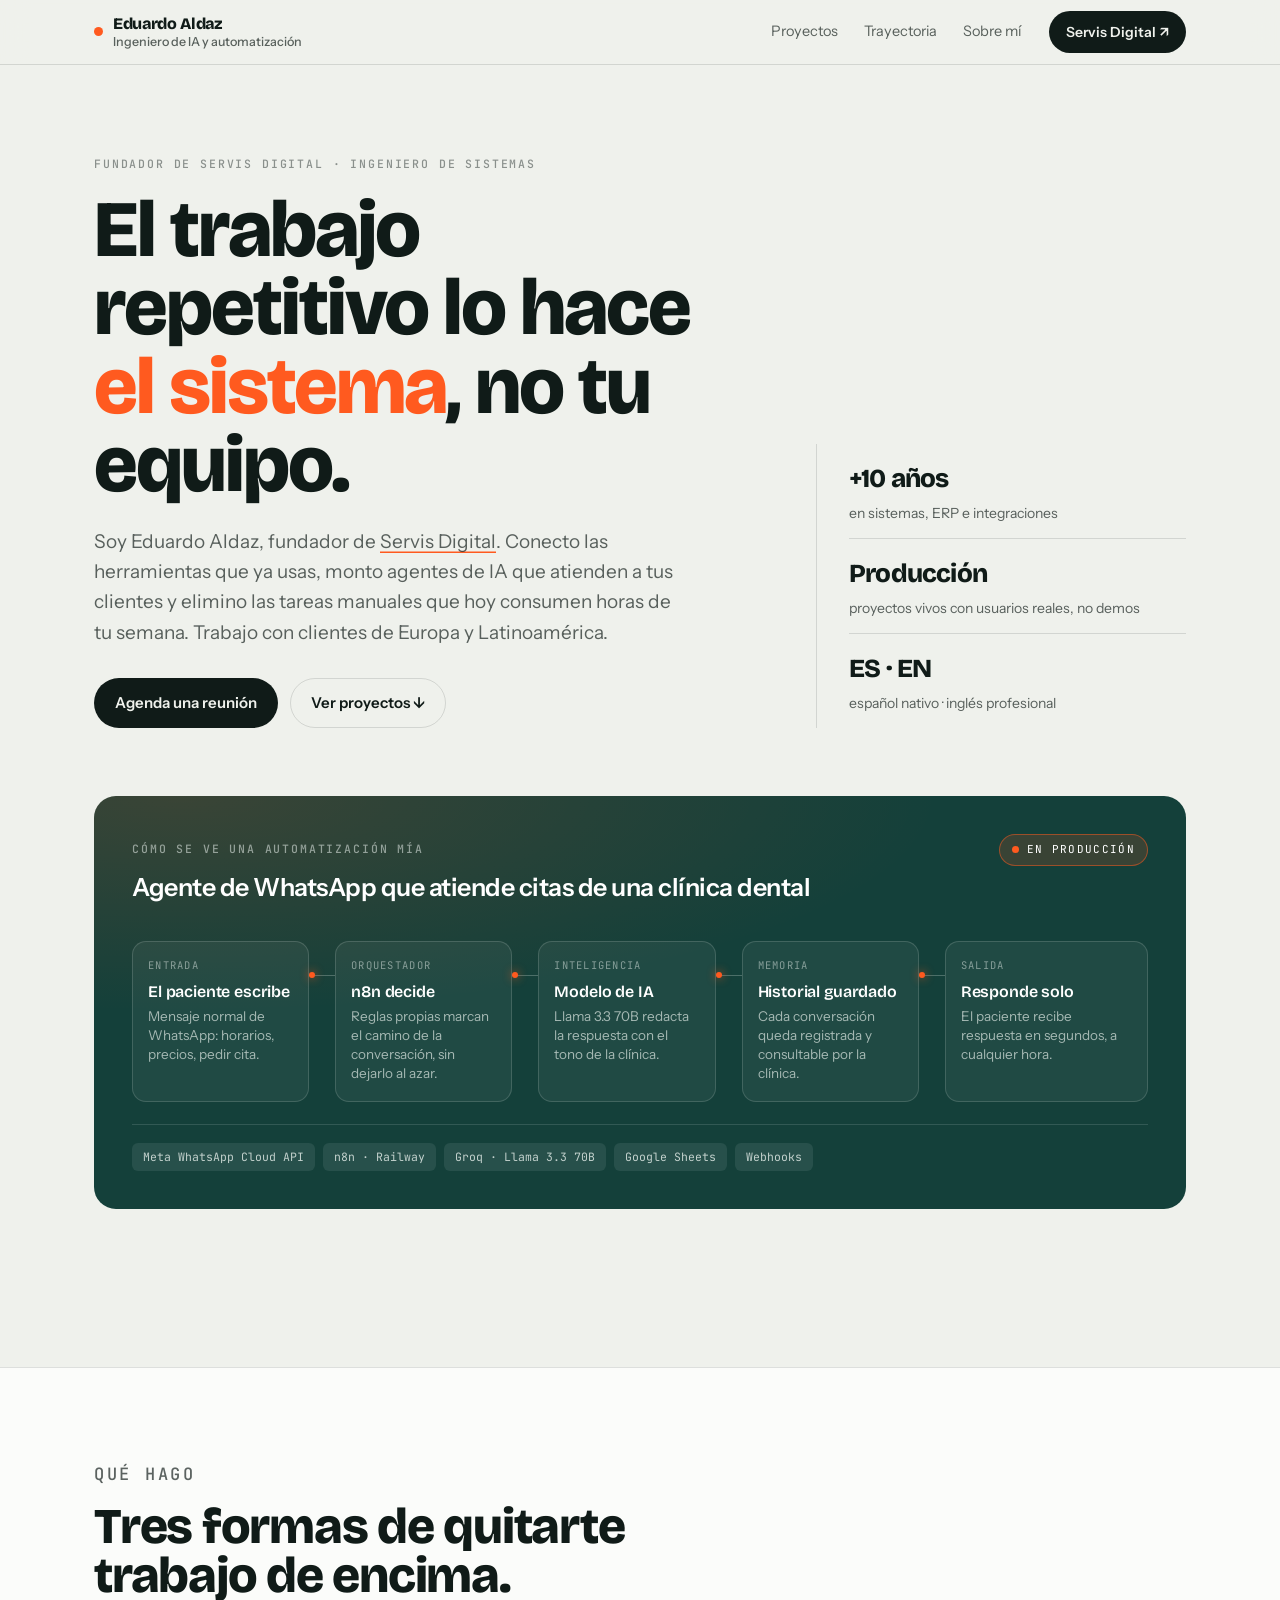
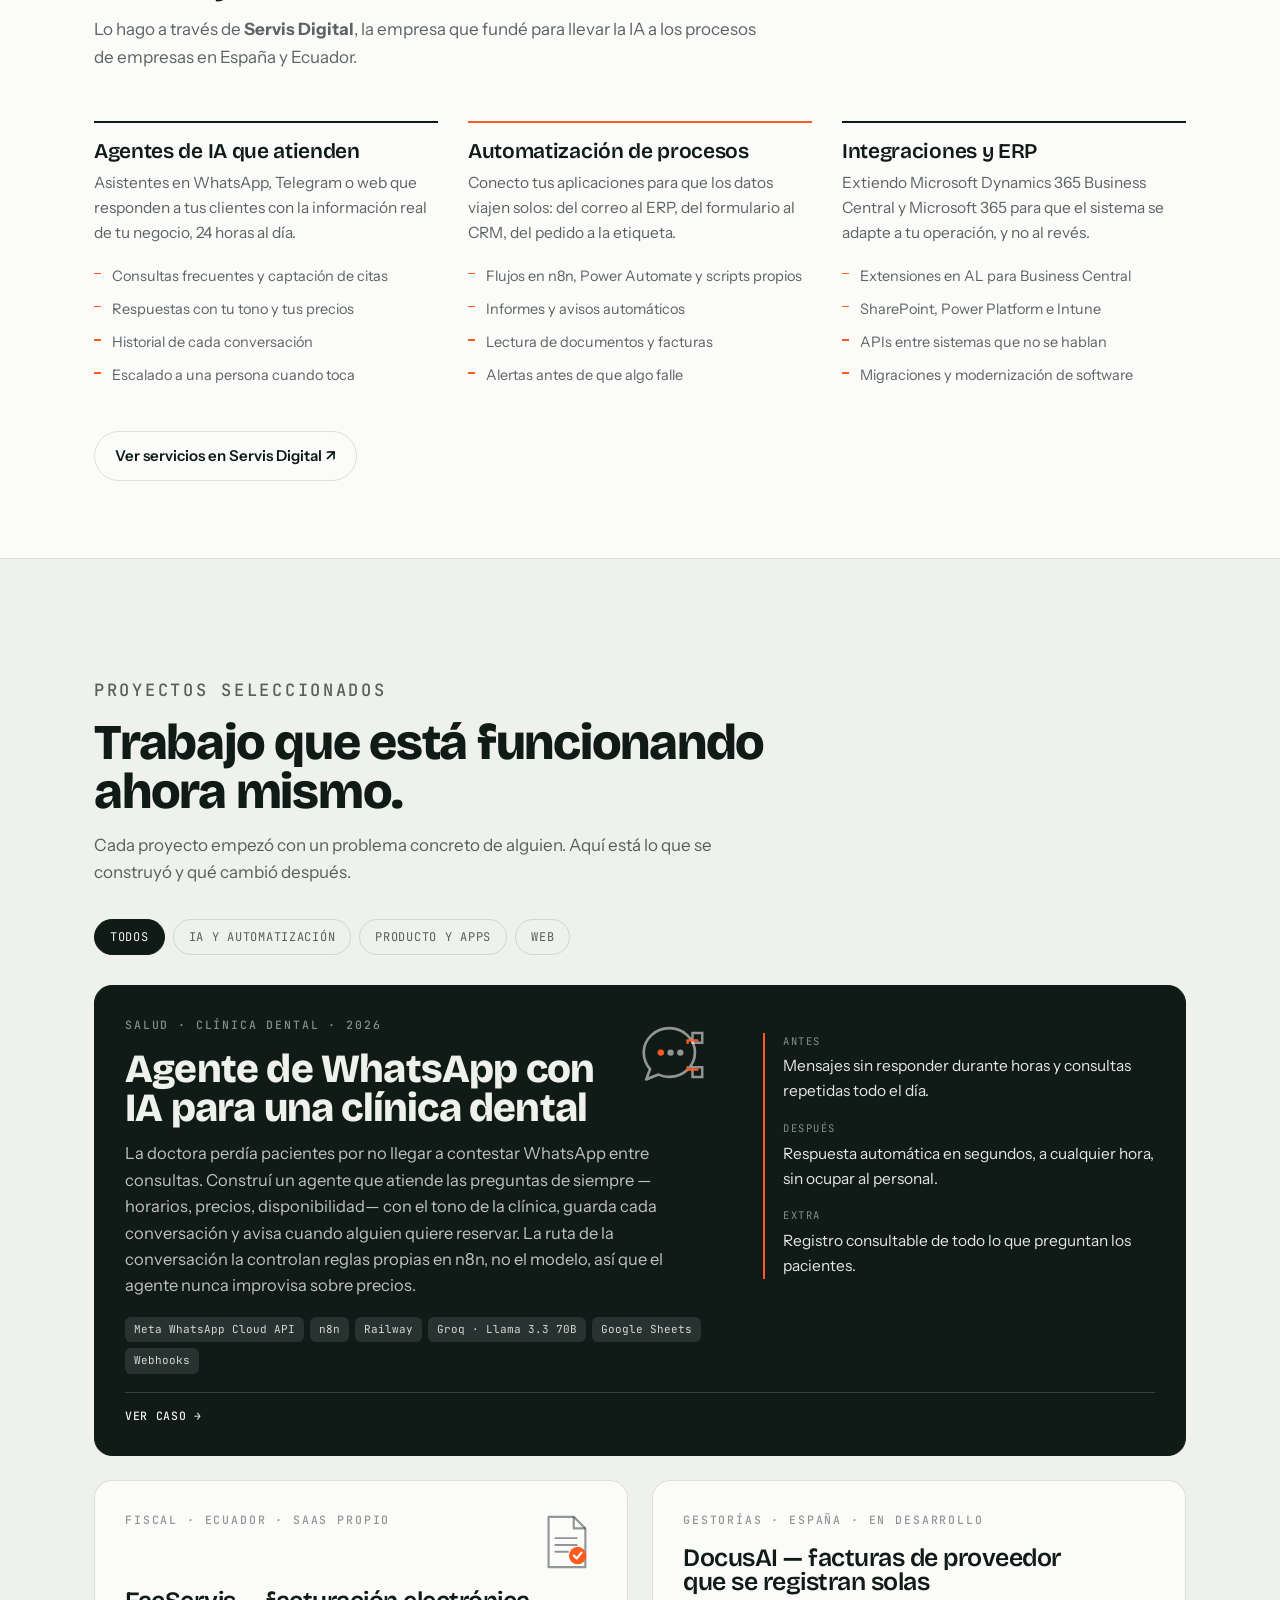
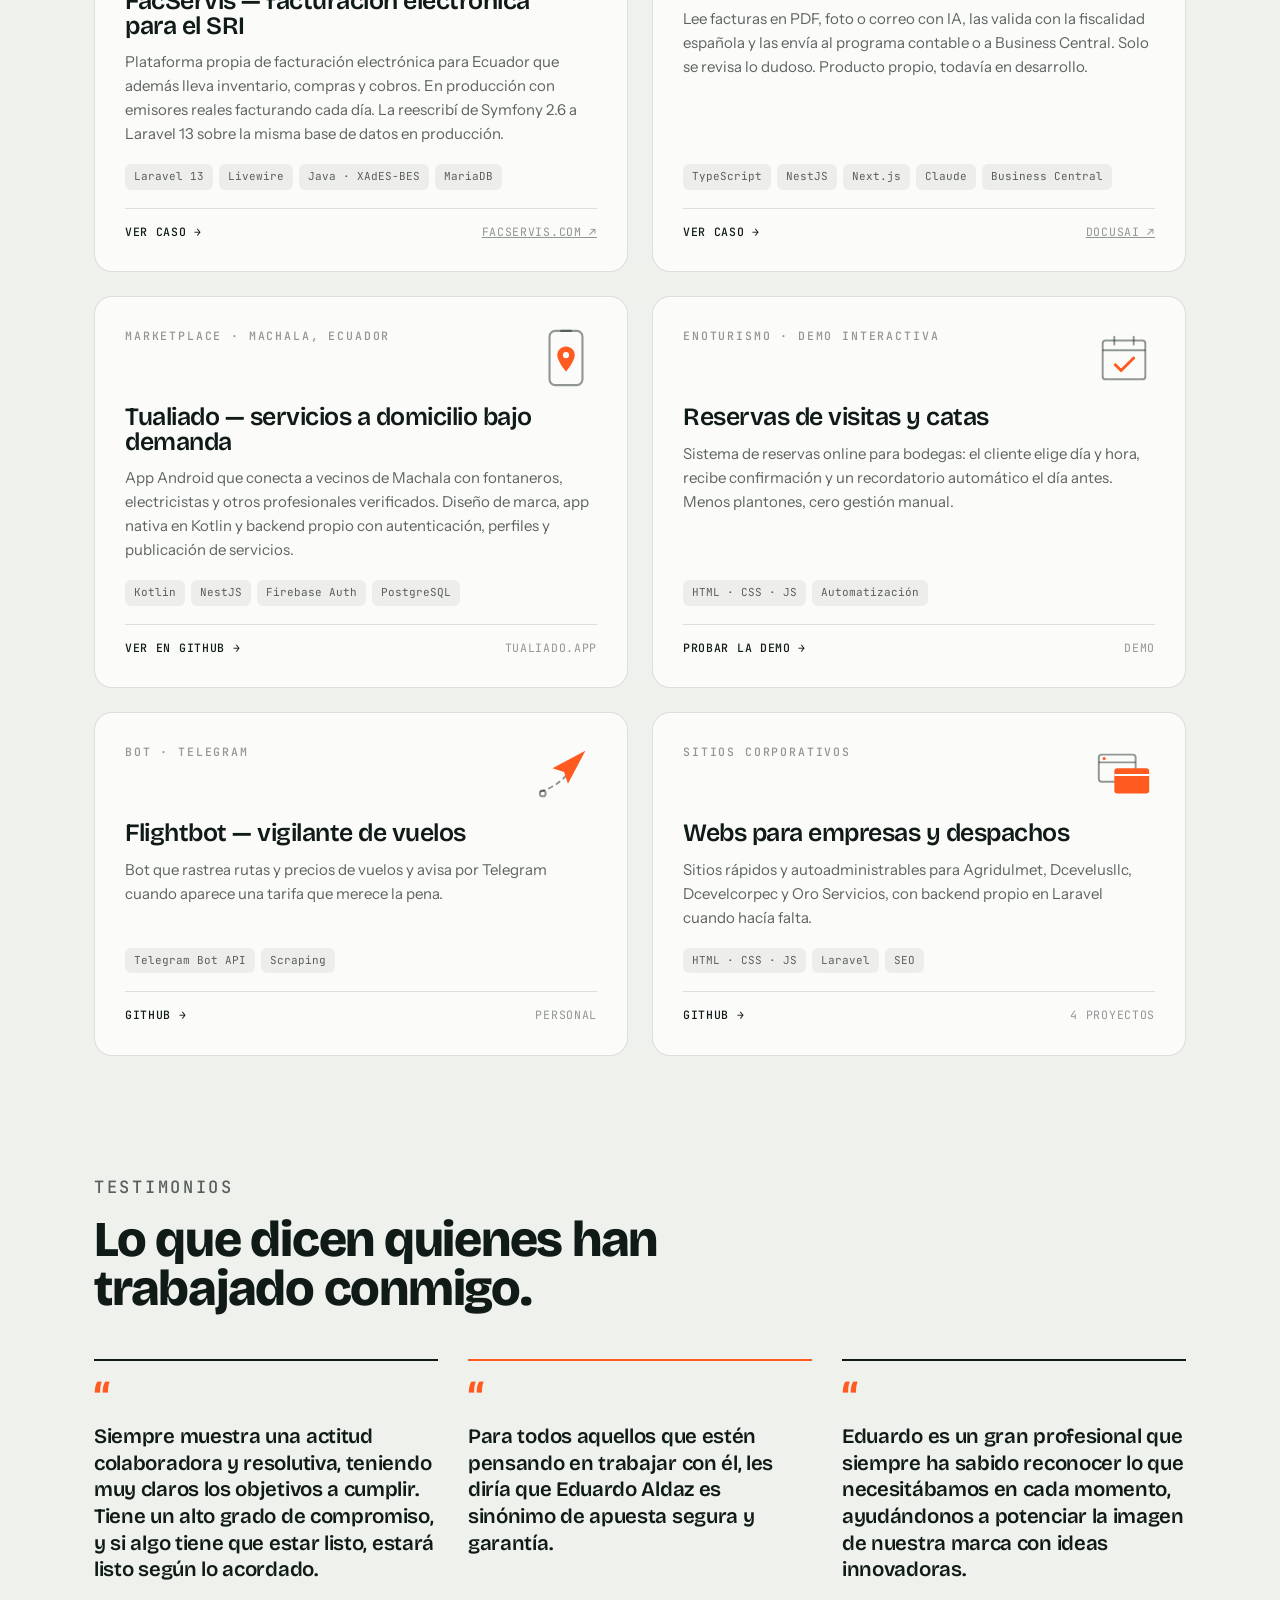
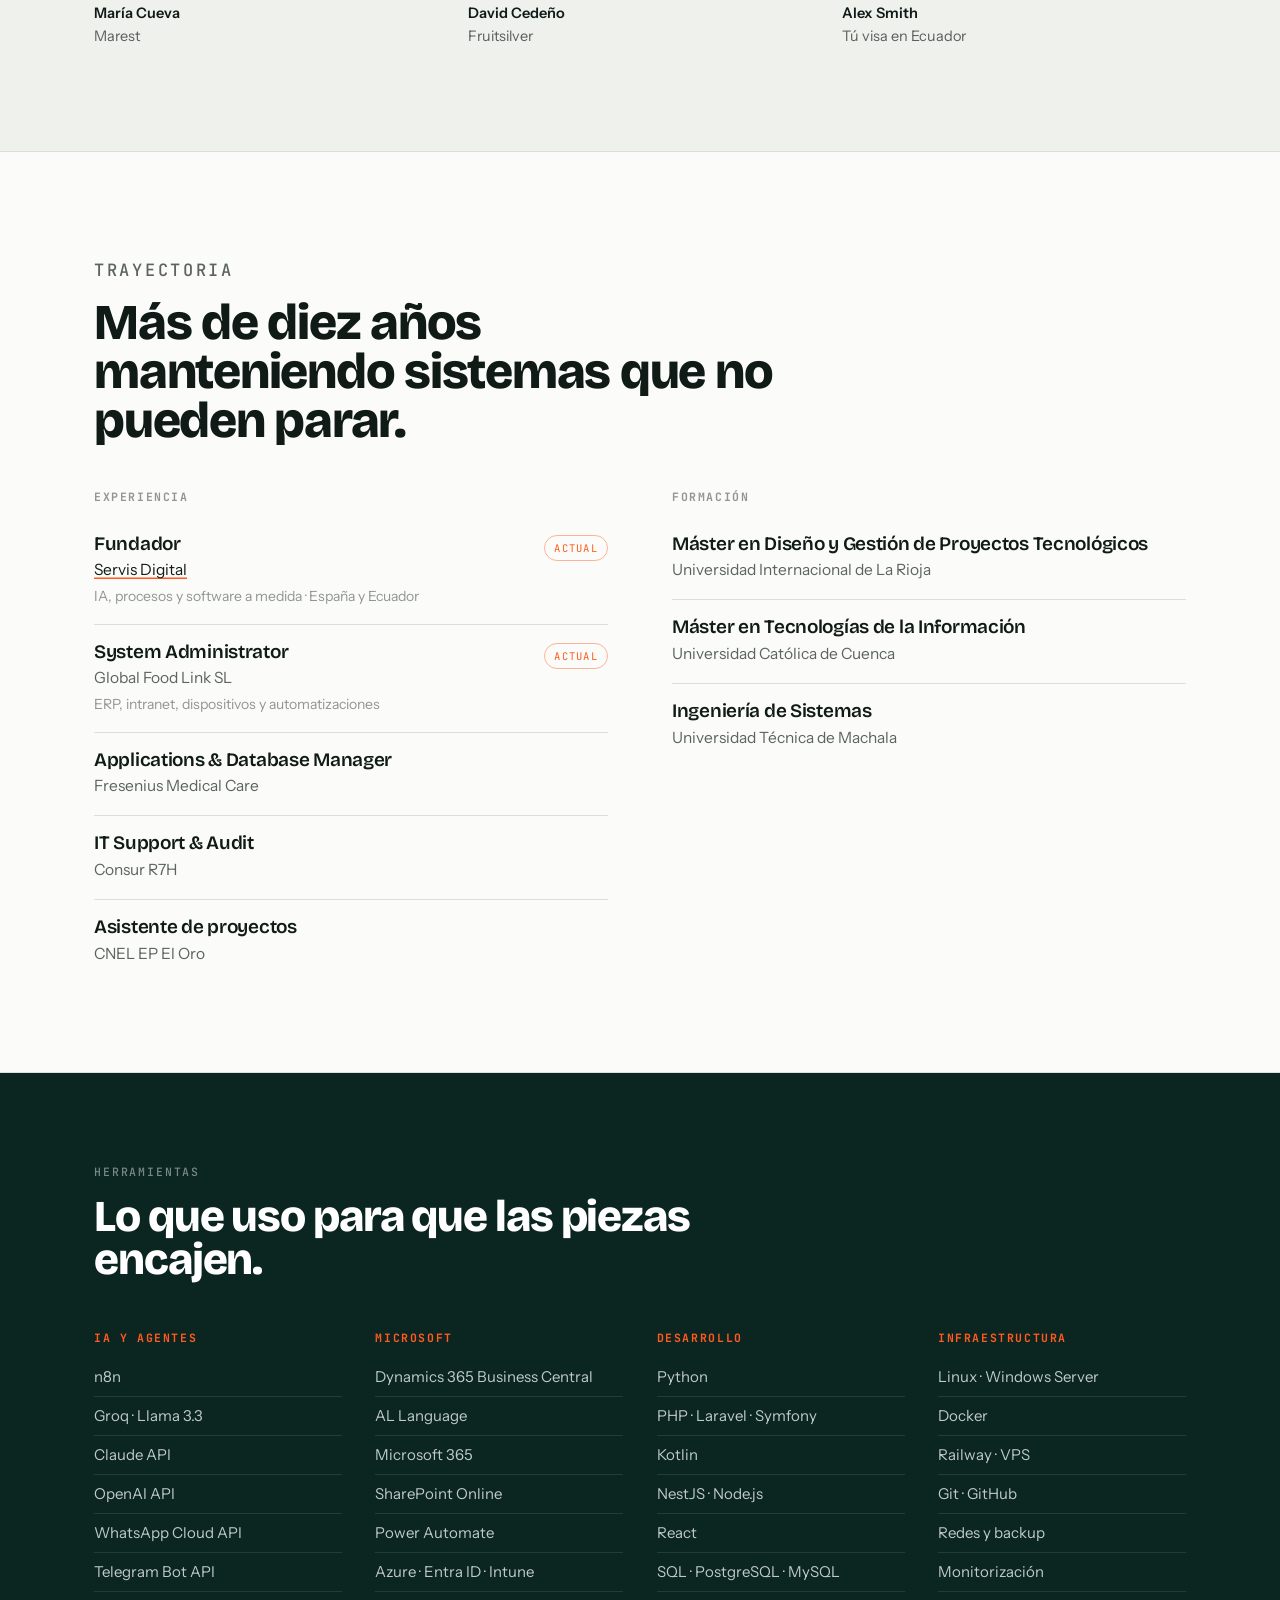
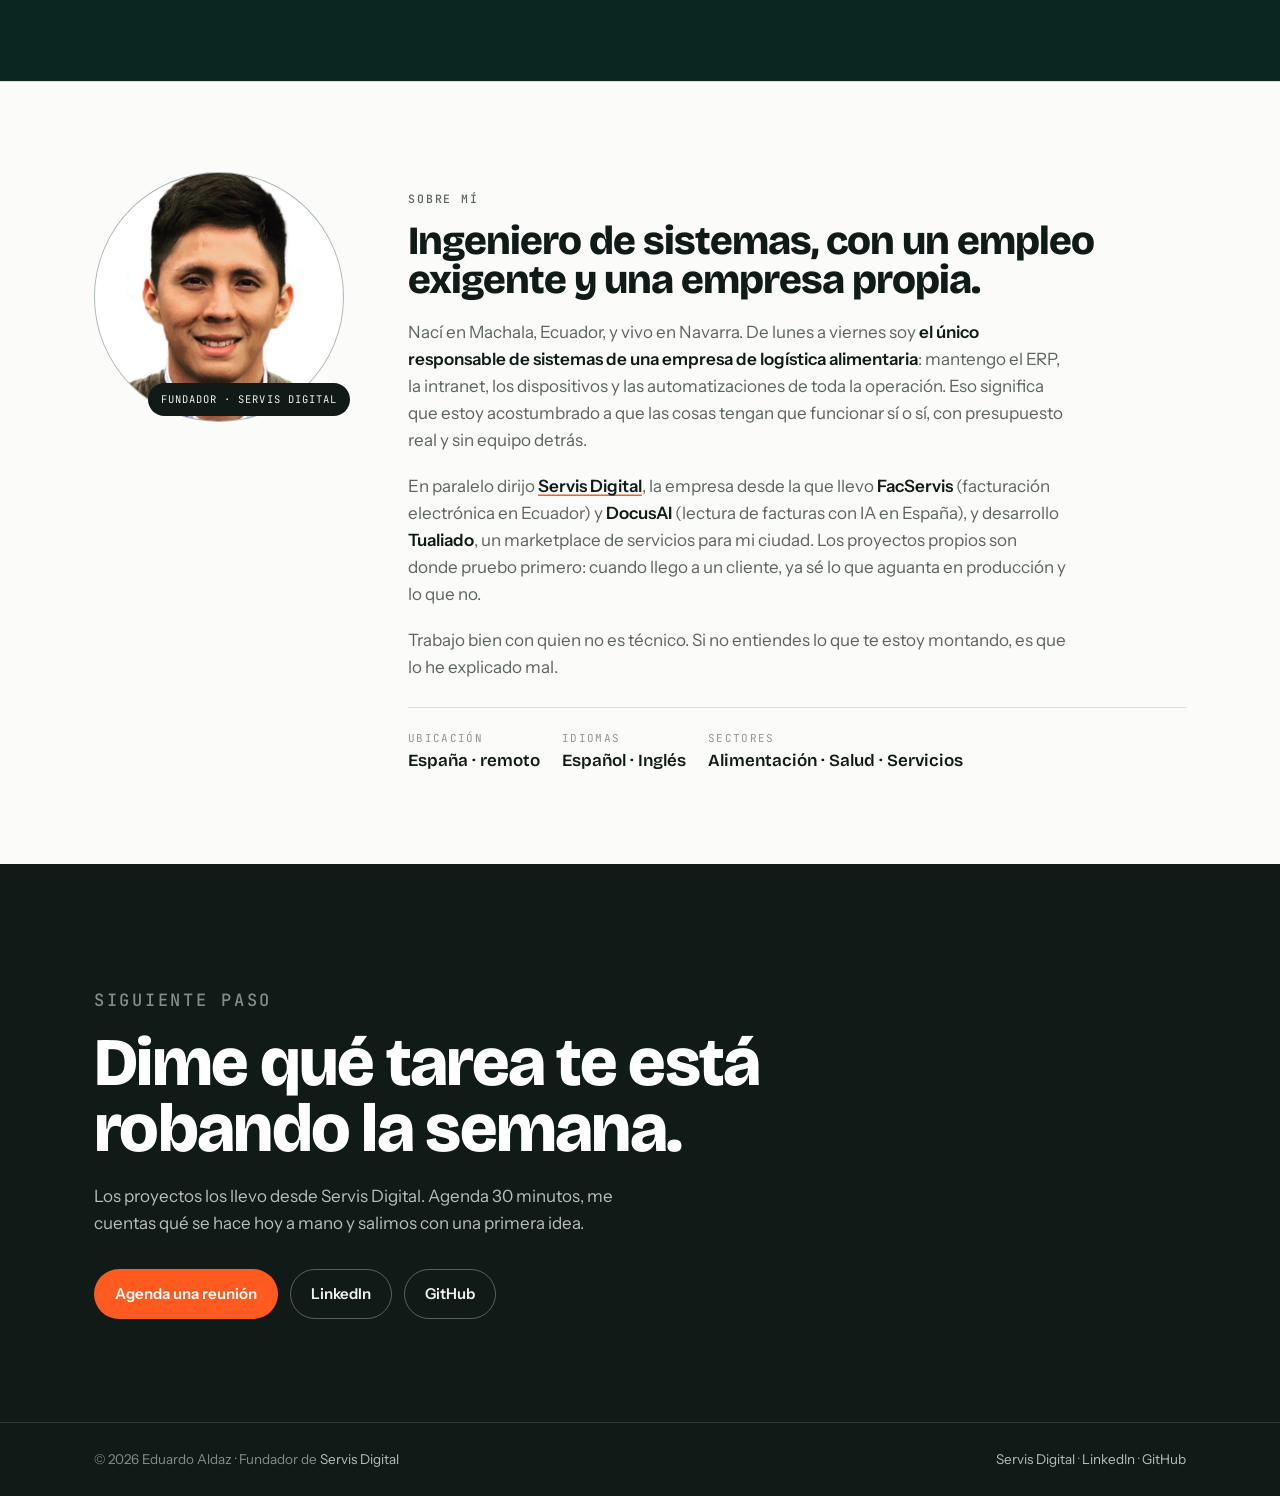
<file: index.html>
<!DOCTYPE html>
<html lang="es">
<head>
<meta charset="utf-8">
<meta name="viewport" content="width=device-width, initial-scale=1">
<title>Eduardo Aldaz — Ingeniero de IA y automatización</title>
<link rel="icon" href="favicon.svg" type="image/svg+xml">
<link rel="icon" href="favicon.ico" sizes="32x32">
<link rel="apple-touch-icon" href="apple-touch-icon.png">
<meta name="theme-color" content="#101B18">
<meta name="description" content="Diseño sistemas que hacen solos el trabajo repetitivo: agentes de IA, integraciones con ERP y automatización de procesos para empresas en Europa y Latinoamérica.">
<meta property="og:title" content="Eduardo Aldaz — Ingeniero de IA y automatización">
<meta property="og:url" content="https://eduardoaldaz.servisdigital.com/">
<link rel="canonical" href="https://eduardoaldaz.servisdigital.com/">
<meta property="og:description" content="Agentes de IA, integraciones con ERP y automatización de procesos. Fundador de Servis Digital. Proyectos en producción en salud, facturación electrónica y servicios.">
<meta property="og:type" content="website">
<meta property="og:image" content="https://eduardoaldaz.servisdigital.com/img/og-portfolio.png">
<meta property="og:image:width" content="1200">
<meta property="og:image:height" content="627">
<meta property="og:image:alt" content="Eduardo Aldaz — portfolio: FacServis, WhatsApp AI agent, DocusAI">
<meta name="twitter:card" content="summary_large_image">
<link rel="preconnect" href="https://fonts.googleapis.com">
<link rel="preconnect" href="https://fonts.gstatic.com" crossorigin>
<link href="https://fonts.googleapis.com/css2?family=Bricolage+Grotesque:opsz,wght@12..96,400;12..96,600;12..96,800&family=Instrument+Sans:ital,wght@0,400;0,500;0,600;1,400&family=JetBrains+Mono:wght@400;500;700&display=swap" rel="stylesheet">
<style>
:root{
  --bone:#EFF1EC;
  --pale:#FBFCFA;
  --ink:#101B18;
  --ink-70:rgba(16,27,24,.68);
  --ink-45:rgba(16,27,24,.45);
  --spruce:#14403A;
  --spruce-deep:#0B2521;
  --mist:#C3D0C8;
  --line:rgba(16,27,24,.13);
  --signal:#FF5A1F;
  --signal-soft:#FFE6DA;
  --display:"Bricolage Grotesque",system-ui,sans-serif;
  --body:"Instrument Sans",system-ui,sans-serif;
  --mono:"JetBrains Mono",ui-monospace,monospace;
  --pad:clamp(20px,5vw,72px);
  --maxw:1220px;
}
*{box-sizing:border-box}
html{scroll-behavior:smooth}
body{
  margin:0;background:var(--bone);color:var(--ink);
  font-family:var(--body);font-size:17px;line-height:1.6;
  -webkit-font-smoothing:antialiased;
}
img{max-width:100%;display:block}
a{color:inherit}
h1,h2,h3,h4{font-family:var(--display);font-weight:800;letter-spacing:-.025em;line-height:.98;margin:0}
p{margin:0}
.wrap{max-width:var(--maxw);margin:0 auto;padding-inline:var(--pad)}
.eyebrow{
  font-family:var(--mono);font-size:11.5px;font-weight:500;
  letter-spacing:.16em;text-transform:uppercase;color:var(--ink-45);
}
.skip{position:absolute;left:-9999px}
.skip:focus{left:12px;top:12px;z-index:99;background:var(--ink);color:var(--bone);padding:10px 16px;border-radius:6px}
:focus-visible{outline:2.5px solid var(--signal);outline-offset:3px;border-radius:3px}

/* ---------- nav ---------- */
.nav{
  position:sticky;top:0;z-index:50;background:rgba(239,241,236,.86);
  backdrop-filter:blur(14px);border-bottom:1px solid var(--line);
}
.nav-in{display:flex;align-items:center;gap:28px;height:64px;max-width:var(--maxw);margin:0 auto;padding-inline:var(--pad)}
.mark{display:flex;align-items:center;gap:10px;text-decoration:none;font-family:var(--display);font-weight:800;font-size:16px;letter-spacing:-.02em;margin-right:auto}
.menu-btn{display:none;order:3;align-items:center;justify-content:center;width:42px;height:42px;margin-right:-8px;border:0;background:none;color:var(--ink);cursor:pointer;border-radius:999px}
.menu-btn svg path{fill:none;stroke:currentColor;stroke-width:2;stroke-linecap:round}
.menu-btn .i-close,.nav.open .menu-btn .i-open{display:none}
.nav.open .menu-btn .i-close{display:inline}
.nav-links a.only-menu{display:none}
.mark span.dot{width:9px;height:9px;border-radius:50%;background:var(--signal);flex:none}
.mark .who{display:flex;flex-direction:column;line-height:1.15}
.mark .role{font-family:var(--body);font-weight:500;font-size:12.5px;letter-spacing:0;color:var(--ink-70);margin-top:2px}
.nav-links{display:flex;gap:26px}
.nav-links a{font-size:14.5px;text-decoration:none;color:var(--ink-70);padding-block:4px}
.nav-links a:hover{color:var(--ink);box-shadow:inset 0 -1.5px 0 var(--signal)}
.btn{
  display:inline-flex;align-items:center;gap:9px;text-decoration:none;
  font-family:var(--body);font-weight:600;font-size:15px;
  padding:12px 20px;border-radius:999px;border:1.5px solid transparent;
  transition:transform .18s ease,background .18s ease,color .18s ease;
}
.btn-primary{background:var(--ink);color:var(--bone)}
.btn-primary:hover{background:var(--signal);color:#fff;transform:translateY(-2px)}
.btn-ghost{border-color:var(--line);color:var(--ink)}
.btn-ghost:hover{border-color:var(--ink);transform:translateY(-2px)}
.btn-sm{padding:9px 16px;font-size:14px}
.nav .btn{flex:none}

/* ---------- hero ---------- */
.hero{padding-top:clamp(48px,7vw,92px);padding-bottom:clamp(36px,5vw,56px)}
.hero-grid{display:grid;grid-template-columns:minmax(0,1.28fr) minmax(0,.72fr);gap:clamp(28px,5vw,64px);align-items:end}
h1{font-size:clamp(40px,6.4vw,80px);margin:18px 0 0;max-width:15ch}
h1 em{font-style:normal;color:var(--signal)}
.hero-sub{font-size:clamp(16.5px,1.5vw,19px);color:var(--ink-70);max-width:46ch;margin-top:22px}
.hero-cta{display:flex;flex-wrap:wrap;gap:12px;margin-top:30px}
.hero-side{border-left:1px solid var(--line);padding-left:clamp(18px,2.5vw,32px)}
.fact{padding:14px 0;border-bottom:1px solid var(--line)}
.fact:last-child{border-bottom:0}
.fact b{display:block;font-family:var(--display);font-size:26px;font-weight:800;letter-spacing:-.03em}
.fact span{font-size:14px;color:var(--ink-70);display:block;margin-top:2px}

/* ---------- signature: flow ---------- */
.flow-shell{
  margin-top:clamp(40px,6vw,68px);background:var(--spruce);color:#EAF1ED;
  border-radius:22px;padding:clamp(22px,3.4vw,38px);position:relative;overflow:hidden;
}
.flow-shell::before{
  content:"";position:absolute;inset:0;pointer-events:none;
  background:radial-gradient(120% 90% at 8% 0%,rgba(255,90,31,.16),transparent 58%);
}
.flow-head{display:flex;flex-wrap:wrap;gap:12px;align-items:baseline;justify-content:space-between;position:relative}
.flow-head .eyebrow{color:rgba(234,241,237,.55)}
.flow-title{font-size:clamp(19px,2.2vw,25px);color:#fff;margin-top:8px;letter-spacing:-.02em;font-weight:600}
.live{
  font-family:var(--mono);font-size:11px;letter-spacing:.12em;text-transform:uppercase;
  display:inline-flex;align-items:center;gap:8px;color:#fff;
  background:rgba(255,90,31,.16);border:1px solid rgba(255,90,31,.5);
  padding:6px 12px;border-radius:999px;flex:none;
}
.live i{width:7px;height:7px;border-radius:50%;background:var(--signal);animation:beat 1.9s ease-in-out infinite}
@keyframes beat{0%,100%{opacity:1;transform:scale(1)}50%{opacity:.35;transform:scale(.7)}}

.flow{display:grid;grid-template-columns:repeat(5,1fr);gap:0;margin-top:clamp(24px,3vw,34px);position:relative}
.step{position:relative;padding-right:26px}
.step:last-child{padding-right:0}
.node{
  background:rgba(255,255,255,.055);border:1px solid rgba(234,241,237,.16);
  border-radius:14px;padding:15px 15px 17px;height:100%;
  animation:wake 6.5s ease-in-out infinite;
}
.step:nth-child(1) .node{animation-delay:0s}
.step:nth-child(2) .node{animation-delay:.6s}
.step:nth-child(3) .node{animation-delay:1.2s}
.step:nth-child(4) .node{animation-delay:1.8s}
.step:nth-child(5) .node{animation-delay:2.4s}
@keyframes wake{
  0%,26%,100%{border-color:rgba(234,241,237,.16);background:rgba(255,255,255,.055)}
  8%,18%{border-color:rgba(255,90,31,.75);background:rgba(255,90,31,.1)}
}
.node .k{font-family:var(--mono);font-size:10.5px;letter-spacing:.12em;color:rgba(234,241,237,.5);text-transform:uppercase}
.node .t{font-family:var(--display);font-weight:600;font-size:16px;color:#fff;margin-top:9px;letter-spacing:-.01em;line-height:1.15}
.node .d{font-size:13.5px;color:rgba(234,241,237,.66);margin-top:6px;line-height:1.42}
.wire{position:absolute;top:34px;right:0;width:26px;height:1px;background:rgba(234,241,237,.26)}
.wire::after{
  content:"";position:absolute;top:-2.5px;left:0;width:6px;height:6px;border-radius:50%;
  background:var(--signal);box-shadow:0 0 10px rgba(255,90,31,.9);
  animation:travel 6.5s linear infinite;
}
.step:nth-child(1) .wire::after{animation-delay:.35s}
.step:nth-child(2) .wire::after{animation-delay:.95s}
.step:nth-child(3) .wire::after{animation-delay:1.55s}
.step:nth-child(4) .wire::after{animation-delay:2.15s}
@keyframes travel{
  0%,4%{transform:translateX(0);opacity:0}
  5%{opacity:1}
  11%{transform:translateX(20px);opacity:1}
  13%,100%{transform:translateX(20px);opacity:0}
}
.flow-foot{
  margin-top:22px;padding-top:18px;border-top:1px solid rgba(234,241,237,.14);
  display:flex;flex-wrap:wrap;gap:8px;position:relative;
}
.chip{font-family:var(--mono);font-size:11.5px;padding:5px 11px;border-radius:6px;background:rgba(234,241,237,.09);color:rgba(234,241,237,.8)}

/* ---------- services band ---------- */
.band{background:var(--pale);border-block:1px solid var(--line);margin-top:clamp(64px,8vw,110px)}
.band-in{padding-block:clamp(52px,6vw,80px)}
.sec-head{max-width:62ch}
.sec-head h2{font-size:clamp(30px,4.2vw,50px);margin-top:14px}
.sec-head p{color:var(--ink-70);margin-top:16px;font-size:17px}
.serv{display:grid;grid-template-columns:repeat(3,1fr);gap:clamp(18px,2.4vw,30px);margin-top:clamp(34px,4vw,50px)}
.serv article{border-top:2px solid var(--ink);padding-top:18px}
.serv article:nth-child(2){border-top-color:var(--signal)}
.serv h3{font-size:21px;font-weight:600;letter-spacing:-.015em}
.serv p{color:var(--ink-70);font-size:15.5px;margin-top:10px}
.serv ul{margin:14px 0 0;padding:0;list-style:none;font-size:14.5px;color:var(--ink-70)}
.serv li{padding:5px 0 5px 18px;position:relative}
.serv li::before{content:"";position:absolute;left:0;top:13px;width:7px;height:1.5px;background:var(--signal)}

/* ---------- projects ---------- */
.projects{padding-block:clamp(64px,8vw,110px)}
.filters{display:flex;flex-wrap:wrap;gap:8px;margin-top:32px}
.filters button{
  font-family:var(--mono);font-size:12px;letter-spacing:.06em;text-transform:uppercase;
  background:transparent;border:1px solid var(--line);color:var(--ink-70);
  padding:9px 15px;border-radius:999px;cursor:pointer;transition:all .16s ease;
}
.filters button:hover{border-color:var(--ink);color:var(--ink)}
.filters button[aria-pressed="true"]{background:var(--ink);border-color:var(--ink);color:var(--bone)}
.cards{display:grid;grid-template-columns:repeat(6,1fr);gap:clamp(16px,2vw,24px);margin-top:30px}
.card{
  grid-column:span 3;background:var(--pale);border:1px solid var(--line);border-radius:18px;
  padding:clamp(20px,2.4vw,30px);display:flex;flex-direction:column;
  transition:transform .22s ease,border-color .22s ease,box-shadow .22s ease;
}
.card:hover{transform:translateY(-3px);border-color:rgba(16,27,24,.28);box-shadow:0 18px 40px -28px rgba(16,27,24,.4)}
.card.hide{display:none}
.card.feat{grid-column:span 6;background:var(--ink);color:var(--bone);border-color:var(--ink)}
.card.feat .eyebrow{color:rgba(251,252,250,.5)}
.card.feat .card-desc{color:rgba(251,252,250,.74)}
.card.feat .chip{background:rgba(251,252,250,.1);color:rgba(251,252,250,.82)}
.card.feat .meta{border-top-color:rgba(251,252,250,.16)}
.card.feat a.src{color:var(--bone)}
.card.small{grid-column:span 2}
.card-top{display:flex;align-items:flex-start;justify-content:space-between;gap:16px}
.art{flex:none;width:62px;height:62px;color:var(--ink-45)}
.card.feat .art{color:rgba(251,252,250,.55);width:78px;height:78px}
.card h3{font-size:clamp(20px,2vw,25px);font-weight:600;letter-spacing:-.02em;margin-top:16px;max-width:26ch}
.card.feat h3{font-size:clamp(26px,3.4vw,40px);font-weight:800;max-width:22ch}
.card-desc{color:var(--ink-70);font-size:15px;margin-top:12px;flex:1}
.card.feat .card-desc{font-size:16.5px;max-width:58ch}
.card .chips{display:flex;flex-wrap:wrap;gap:6px;margin-top:18px}
.card .chip{background:rgba(16,27,24,.06);color:var(--ink-70);font-size:11px;padding:4px 9px}
.meta{display:flex;align-items:center;justify-content:space-between;gap:12px;margin-top:18px;padding-top:14px;border-top:1px solid var(--line);font-family:var(--mono);font-size:11.5px;letter-spacing:.06em;text-transform:uppercase;color:var(--ink-45)}
a.src{text-decoration:none;color:var(--ink);display:inline-flex;align-items:center;gap:6px;font-weight:500}
a.src:hover{color:var(--signal)}
.card.feat a.src:hover{color:var(--signal)}
.feat-row{display:grid;grid-template-columns:minmax(0,1.5fr) minmax(0,1fr);gap:clamp(24px,4vw,52px);align-items:start}
.outcome{border-left:2px solid var(--signal);padding-left:18px}
.outcome dt{font-family:var(--mono);font-size:10.5px;letter-spacing:.14em;text-transform:uppercase;color:rgba(251,252,250,.5)}
.outcome dd{margin:5px 0 16px;font-size:15.5px;color:rgba(251,252,250,.9)}
.outcome dd:last-child{margin-bottom:0}

/* ---------- stack ---------- */
.stack{background:var(--spruce-deep);color:#E7EFEA;padding-block:clamp(56px,7vw,92px)}
.stack .eyebrow{color:rgba(231,239,234,.5)}
.stack h2{font-size:clamp(28px,3.8vw,44px);color:#fff;margin-top:14px;max-width:24ch}
.stack-grid{display:grid;grid-template-columns:repeat(4,1fr);gap:clamp(20px,2.6vw,34px);margin-top:clamp(34px,4vw,52px)}
.stack-col h4{font-family:var(--mono);font-size:11.5px;font-weight:700;letter-spacing:.14em;text-transform:uppercase;color:var(--signal)}
.stack-col ul{list-style:none;margin:14px 0 0;padding:0}
.stack-col li{padding:7px 0;border-bottom:1px solid rgba(231,239,234,.11);font-size:15px;color:rgba(231,239,234,.82)}

/* ---------- process ---------- */
.process{padding-block:clamp(64px,8vw,104px)}
.steps{display:grid;grid-template-columns:repeat(3,1fr);gap:clamp(20px,3vw,40px);margin-top:clamp(34px,4vw,52px);counter-reset:s}
.steps article{position:relative;padding-top:26px;border-top:1px solid var(--line)}
.steps article::before{
  counter-increment:s;content:counter(s,decimal-leading-zero);
  position:absolute;top:-13px;left:0;background:var(--bone);padding-right:12px;
  font-family:var(--mono);font-size:12px;font-weight:700;color:var(--signal);letter-spacing:.1em;
}
.steps h3{font-size:22px;font-weight:600;letter-spacing:-.015em}
.steps p{color:var(--ink-70);font-size:15.5px;margin-top:10px}

/* ---------- about ---------- */
.about{background:var(--pale);border-top:1px solid var(--line);padding-block:clamp(56px,7vw,96px)}
.about-grid{display:grid;grid-template-columns:250px minmax(0,1fr);gap:clamp(28px,5vw,64px);align-items:start}
.portrait{position:relative}
.portrait img{width:100%;height:auto;aspect-ratio:1;object-fit:cover;object-position:50% 20%;background:var(--mist);border-radius:50%;border:1px solid var(--line)}
.portrait .badge{
  position:absolute;bottom:6px;right:-6px;background:var(--ink);color:var(--bone);
  font-family:var(--mono);font-size:10.5px;letter-spacing:.1em;text-transform:uppercase;
  padding:8px 13px;border-radius:999px;
}
.about h2{font-size:clamp(26px,3.4vw,40px);margin-top:14px}
.about p{color:var(--ink-70);margin-top:18px;max-width:60ch}
.about p strong{color:var(--ink);font-weight:600}
.langs{display:flex;flex-wrap:wrap;gap:22px;margin-top:26px;padding-top:22px;border-top:1px solid var(--line)}
.langs div span{font-family:var(--mono);font-size:11px;letter-spacing:.12em;text-transform:uppercase;color:var(--ink-45);display:block}
.langs div b{font-family:var(--display);font-size:17px;font-weight:600}

/* ---------- contact ---------- */
.contact{background:var(--ink);color:var(--bone);padding-block:clamp(60px,8vw,110px)}
.contact .eyebrow{color:rgba(251,252,250,.5)}
.contact h2{font-size:clamp(32px,5.4vw,68px);margin-top:16px;max-width:20ch;color:#fff}
.contact p{color:rgba(251,252,250,.72);margin-top:20px;max-width:52ch;font-size:17px}
.contact-cta{display:flex;flex-wrap:wrap;gap:12px;margin-top:32px}
.contact .btn-primary{background:var(--signal);color:#fff}
.contact .btn-primary:hover{background:#fff;color:var(--ink)}
.contact .btn-ghost{border-color:rgba(251,252,250,.3);color:var(--bone)}
.contact .btn-ghost:hover{border-color:#fff;background:rgba(251,252,250,.07)}
footer{background:var(--ink);color:rgba(251,252,250,.5);border-top:1px solid rgba(251,252,250,.13);padding-block:26px;font-size:13.5px}
.foot-in{display:flex;flex-wrap:wrap;gap:14px;justify-content:space-between;align-items:center}
footer a{color:rgba(251,252,250,.72);text-decoration:none}
footer a:hover{color:var(--signal)}


/* ---------- servis digital link ---------- */
a.sd{color:inherit;text-decoration:none;box-shadow:inset 0 -1.5px 0 var(--signal)}
a.sd:hover{color:var(--signal)}
.serv-more{margin-top:clamp(28px,3vw,40px)}

/* ---------- testimonios ---------- */
.quotes{padding-block:0 clamp(64px,8vw,104px)}
.quote-grid{display:grid;grid-template-columns:repeat(3,1fr);gap:clamp(18px,2.4vw,30px);margin-top:clamp(30px,4vw,46px)}
.quote{margin:0;border-top:2px solid var(--ink);padding-top:20px;display:flex;flex-direction:column}
.quote:nth-child(2){border-top-color:var(--signal)}
.quote blockquote{margin:0;font-family:var(--display);font-weight:600;font-size:clamp(18px,1.6vw,21px);line-height:1.3;letter-spacing:-.015em;flex:1}
.quote blockquote::before{content:"“";display:block;font-size:46px;line-height:.8;color:var(--signal);margin-bottom:6px}
.quote figcaption{margin-top:18px;font-size:14.5px}
.quote figcaption b{display:block;font-weight:600}
.quote figcaption span{color:var(--ink-70)}

/* ---------- trayectoria ---------- */
.career{background:var(--pale);border-block:1px solid var(--line);padding-block:clamp(56px,7vw,96px)}
.career-grid{display:grid;grid-template-columns:repeat(2,1fr);gap:clamp(28px,5vw,64px);margin-top:clamp(30px,4vw,46px)}
.career h3{font-family:var(--mono);font-size:11.5px;font-weight:700;letter-spacing:.14em;text-transform:uppercase;color:var(--ink-45)}
.tl{list-style:none;margin:14px 0 0;padding:0}
.tl li{display:flex;justify-content:space-between;align-items:flex-start;gap:16px;padding:16px 0;border-bottom:1px solid var(--line)}
.tl li:last-child{border-bottom:0}
.tl b{display:block;font-family:var(--display);font-size:19px;font-weight:600;letter-spacing:-.015em;line-height:1.2}
.tl span{display:block;color:var(--ink-70);margin-top:3px;font-size:15.5px}
.tl span a{color:var(--ink);text-decoration:none;box-shadow:inset 0 -1.5px 0 var(--signal)}
.tl small{display:block;color:var(--ink-45);font-size:14px;margin-top:2px}
.tl .now{flex:none;display:inline;margin:2px 0 0;font-family:var(--mono);font-size:10.5px;letter-spacing:.12em;text-transform:uppercase;color:var(--signal);border:1px solid rgba(255,90,31,.45);padding:4px 9px;border-radius:999px}
@media (max-width:1000px){.quote-grid{grid-template-columns:1fr}.career-grid{grid-template-columns:1fr}}

/* ---------- reveal ---------- */
.rv{opacity:0;transform:translateY(18px);transition:opacity .65s cubic-bezier(.2,.7,.3,1),transform .65s cubic-bezier(.2,.7,.3,1)}
.rv.in{opacity:1;transform:none}

/* ---------- responsive ---------- */
@media (max-width:1000px){
  .hero-grid{grid-template-columns:1fr;align-items:start}
  .hero-side{border-left:0;border-top:1px solid var(--line);padding-left:0;padding-top:8px;display:grid;grid-template-columns:repeat(3,1fr);gap:18px}
  .fact{border-bottom:0}
  .flow{grid-template-columns:repeat(2,1fr);gap:16px 22px}
  .step{padding-right:0}
  .wire{display:none}
  .serv,.steps,.stack-grid{grid-template-columns:repeat(2,1fr)}
  .cards{grid-template-columns:repeat(4,1fr)}
  .card{grid-column:span 2}
  .card.feat{grid-column:span 4}
  .card.small{grid-column:span 2}
  .feat-row{grid-template-columns:1fr}
  .about-grid{grid-template-columns:1fr;justify-items:start}
  .portrait{width:180px}
}
@media (max-width:660px){
  body{font-size:16.5px}
  .nav-in{gap:12px}
  .nav > .nav-in > .btn{display:none}
  .nav-links a.only-menu{display:block}
  .menu-btn{display:inline-flex}
  .nav-links{display:none;position:absolute;left:0;right:0;top:64px;flex-direction:column;gap:0;background:var(--bone);border-bottom:1px solid var(--line);padding:6px var(--pad) 14px}
  .nav.open .nav-links{display:flex}
  .nav-links a{padding:14px 0;font-size:17px;color:var(--ink);border-bottom:1px solid var(--line)}
  .nav-links a:last-child{border-bottom:0}
  .flow{grid-template-columns:1fr}
  .serv,.steps,.stack-grid,.cards{grid-template-columns:1fr}
  .card,.card.feat,.card.small{grid-column:span 1}
  .hero-side{grid-template-columns:1fr;gap:0}
  .fact{border-bottom:1px solid var(--line)}
  .art{width:48px;height:48px}
  .card.feat .art{width:56px;height:56px}
}
@media (prefers-reduced-motion:reduce){
  html{scroll-behavior:auto}
  *,*::before,*::after{animation:none!important;transition:none!important}
  .rv{opacity:1;transform:none}
}
</style>
</head>
<body>
<a class="skip" href="#proyectos">Ir a los proyectos</a>

<nav class="nav">
  <div class="nav-in">
    <a class="mark" href="#top"><span class="dot"></span><span class="who">Eduardo Aldaz<span class="role">Ingeniero de IA y automatización</span></span></a>
    <button class="menu-btn" type="button" aria-expanded="false" aria-controls="nav-links" aria-label="Abrir menú">
      <svg viewBox="0 0 24 24" width="22" height="22" aria-hidden="true"><path class="i-open" d="M4 7h16M4 12h16M4 17h16"/><path class="i-close" d="M6 6l12 12M18 6 6 18"/></svg>
    </button>
    <div class="nav-links" id="nav-links">
      <a href="#proyectos">Proyectos</a>
      <a href="#trayectoria">Trayectoria</a>
      <a href="#sobre-mi">Sobre mí</a>
      <a class="only-menu" href="https://servisdigital.com" target="_blank" rel="noopener">Servis Digital ↗</a>
    </div>
    <a class="btn btn-primary btn-sm" href="https://servisdigital.com" target="_blank" rel="noopener">Servis Digital ↗</a>
  </div>
</nav>

<!-- ============ HERO ============ -->
<header class="hero wrap" id="top">
  <div class="hero-grid">
    <div>
      <p class="eyebrow">Fundador de Servis Digital · Ingeniero de sistemas</p>
      <h1>El trabajo repetitivo lo hace <em>el sistema</em>, no tu equipo.</h1>
      <p class="hero-sub">Soy Eduardo Aldaz, fundador de <a class="sd" href="https://servisdigital.com" target="_blank" rel="noopener">Servis Digital</a>. Conecto las herramientas que ya usas, monto agentes de IA que atienden a tus clientes y elimino las tareas manuales que hoy consumen horas de tu semana. Trabajo con clientes de Europa y Latinoamérica.</p>
      <div class="hero-cta">
        <a class="btn btn-primary" href="https://servisdigital.com/contacto" target="_blank" rel="noopener">Agenda una reunión</a>
        <a class="btn btn-ghost" href="#proyectos">Ver proyectos ↓</a>
      </div>
    </div>
    <aside class="hero-side">
      <div class="fact"><b>+10 años</b><span>en sistemas, ERP e integraciones</span></div>
      <div class="fact"><b>Producción</b><span>proyectos vivos con usuarios reales, no demos</span></div>
      <div class="fact"><b>ES · EN</b><span>español nativo · inglés profesional</span></div>
    </aside>
  </div>

  <!-- SIGNATURE: mapa de orquestación en vivo -->
  <section class="flow-shell rv" aria-label="Ejemplo de automatización real">
    <div class="flow-head">
      <div>
        <p class="eyebrow">Cómo se ve una automatización mía</p>
        <p class="flow-title">Agente de WhatsApp que atiende citas de una clínica dental</p>
      </div>
      <span class="live"><i></i>En producción</span>
    </div>
    <div class="flow">
      <div class="step">
        <div class="node">
          <p class="k">Entrada</p>
          <p class="t">El paciente escribe</p>
          <p class="d">Mensaje normal de WhatsApp: horarios, precios, pedir cita.</p>
        </div>
        <span class="wire" aria-hidden="true"></span>
      </div>
      <div class="step">
        <div class="node">
          <p class="k">Orquestador</p>
          <p class="t">n8n decide</p>
          <p class="d">Reglas propias marcan el camino de la conversación, sin dejarlo al azar.</p>
        </div>
        <span class="wire" aria-hidden="true"></span>
      </div>
      <div class="step">
        <div class="node">
          <p class="k">Inteligencia</p>
          <p class="t">Modelo de IA</p>
          <p class="d">Llama 3.3 70B redacta la respuesta con el tono de la clínica.</p>
        </div>
        <span class="wire" aria-hidden="true"></span>
      </div>
      <div class="step">
        <div class="node">
          <p class="k">Memoria</p>
          <p class="t">Historial guardado</p>
          <p class="d">Cada conversación queda registrada y consultable por la clínica.</p>
        </div>
        <span class="wire" aria-hidden="true"></span>
      </div>
      <div class="step">
        <div class="node">
          <p class="k">Salida</p>
          <p class="t">Responde solo</p>
          <p class="d">El paciente recibe respuesta en segundos, a cualquier hora.</p>
        </div>
      </div>
    </div>
    <div class="flow-foot">
      <span class="chip">Meta WhatsApp Cloud API</span>
      <span class="chip">n8n · Railway</span>
      <span class="chip">Groq · Llama 3.3 70B</span>
      <span class="chip">Google Sheets</span>
      <span class="chip">Webhooks</span>
    </div>
  </section>
</header>

<!-- ============ SERVICIOS ============ -->
<section class="band" id="servicios">
  <div class="wrap band-in">
    <div class="sec-head rv">
      <p class="eyebrow">Qué hago</p>
      <h2>Tres formas de quitarte trabajo de encima.</h2>
      <p>Lo hago a través de <strong>Servis Digital</strong>, la empresa que fundé para llevar la IA a los procesos de empresas en España y Ecuador.</p>
    </div>
    <div class="serv">
      <article class="rv">
        <h3>Agentes de IA que atienden</h3>
        <p>Asistentes en WhatsApp, Telegram o web que responden a tus clientes con la información real de tu negocio, 24 horas al día.</p>
        <ul>
          <li>Consultas frecuentes y captación de citas</li>
          <li>Respuestas con tu tono y tus precios</li>
          <li>Historial de cada conversación</li>
          <li>Escalado a una persona cuando toca</li>
        </ul>
      </article>
      <article class="rv">
        <h3>Automatización de procesos</h3>
        <p>Conecto tus aplicaciones para que los datos viajen solos: del correo al ERP, del formulario al CRM, del pedido a la etiqueta.</p>
        <ul>
          <li>Flujos en n8n, Power Automate y scripts propios</li>
          <li>Informes y avisos automáticos</li>
          <li>Lectura de documentos y facturas</li>
          <li>Alertas antes de que algo falle</li>
        </ul>
      </article>
      <article class="rv">
        <h3>Integraciones y ERP</h3>
        <p>Extiendo Microsoft Dynamics 365 Business Central y Microsoft 365 para que el sistema se adapte a tu operación, y no al revés.</p>
        <ul>
          <li>Extensiones en AL para Business Central</li>
          <li>SharePoint, Power Platform e Intune</li>
          <li>APIs entre sistemas que no se hablan</li>
          <li>Migraciones y modernización de software</li>
        </ul>
      </article>
    </div>
    <p class="serv-more rv"><a class="btn btn-ghost" href="https://servisdigital.com/servicios" target="_blank" rel="noopener">Ver servicios en Servis Digital ↗</a></p>
  </div>
</section>

<!-- ============ PROYECTOS ============ -->
<section class="projects wrap" id="proyectos">
  <div class="sec-head rv">
    <p class="eyebrow">Proyectos seleccionados</p>
    <h2>Trabajo que está funcionando ahora mismo.</h2>
    <p>Cada proyecto empezó con un problema concreto de alguien. Aquí está lo que se construyó y qué cambió después.</p>
  </div>

  <div class="filters" role="group" aria-label="Filtrar proyectos">
    <button data-cat="all" aria-pressed="true">Todos</button>
    <button data-cat="ia" aria-pressed="false">IA y automatización</button>
    <button data-cat="prod" aria-pressed="false">Producto y apps</button>
    <button data-cat="web" aria-pressed="false">Web</button>
  </div>

  <div class="cards">

    <!-- FEATURED: WhatsApp dental -->
    <article class="card feat" data-cat="ia">
      <div class="feat-row">
        <div>
          <div class="card-top">
            <div>
              <p class="eyebrow">Salud · Clínica dental · 2026</p>
              <h3>Agente de WhatsApp con IA para una clínica dental</h3>
            </div>
            <svg class="art" viewBox="0 0 64 64" fill="none" aria-hidden="true">
              <path d="M8 30c0-11 9.4-20 21-20s21 9 21 20-9.4 20-21 20c-3.2 0-6.2-.7-8.9-1.9L10 52l3.2-8.4C10 40 8 35.3 8 30Z" stroke="currentColor" stroke-width="2.2" stroke-linejoin="round"/>
              <circle cx="22" cy="30" r="2.6" fill="#FF5A1F"/>
              <circle cx="30" cy="30" r="2.6" fill="currentColor"/>
              <circle cx="38" cy="30" r="2.6" fill="currentColor"/>
              <path d="M48 14h8v8h-8zM48 42h8v8h-8z" stroke="currentColor" stroke-width="2"/>
              <path d="M44 22v-2h8M44 42v2h8" stroke="#FF5A1F" stroke-width="2" stroke-linecap="round"/>
            </svg>
          </div>
          <p class="card-desc">La doctora perdía pacientes por no llegar a contestar WhatsApp entre consultas. Construí un agente que atiende las preguntas de siempre —horarios, precios, disponibilidad— con el tono de la clínica, guarda cada conversación y avisa cuando alguien quiere reservar. La ruta de la conversación la controlan reglas propias en n8n, no el modelo, así que el agente nunca improvisa sobre precios.</p>
          <div class="chips">
            <span class="chip">Meta WhatsApp Cloud API</span>
            <span class="chip">n8n</span>
            <span class="chip">Railway</span>
            <span class="chip">Groq · Llama 3.3 70B</span>
            <span class="chip">Google Sheets</span>
            <span class="chip">Webhooks</span>
          </div>
        </div>
        <dl class="outcome">
          <dt>Antes</dt>
          <dd>Mensajes sin responder durante horas y consultas repetidas todo el día.</dd>
          <dt>Después</dt>
          <dd>Respuesta automática en segundos, a cualquier hora, sin ocupar al personal.</dd>
          <dt>Extra</dt>
          <dd>Registro consultable de todo lo que preguntan los pacientes.</dd>
        </dl>
      </div>
      <div class="meta"><a class="src" href="proyectos/agente-whatsapp/">Ver caso →</a><span>Proyecto para cliente · privado</span></div>
    </article>

    <!-- FacServis -->
    <article class="card" data-cat="prod">
      <div class="card-top">
        <div>
          <p class="eyebrow">Fiscal · Ecuador · SaaS propio</p>
        </div>
        <svg class="art" viewBox="0 0 64 64" fill="none" aria-hidden="true">
          <path d="M14 6h26l12 12v40H14z" stroke="currentColor" stroke-width="2.2" stroke-linejoin="round"/>
          <path d="M40 6v12h12" stroke="currentColor" stroke-width="2.2" stroke-linejoin="round"/>
          <path d="M21 28h22M21 35h22M21 42h13" stroke="currentColor" stroke-width="2" stroke-linecap="round"/>
          <circle cx="44" cy="46" r="9" fill="#FF5A1F"/>
          <path d="m40 46 3 3 5-6" stroke="#fff" stroke-width="2.2" stroke-linecap="round" stroke-linejoin="round"/>
        </svg>
      </div>
      <h3>FacServis — facturación electrónica para el SRI</h3>
      <p class="card-desc">Plataforma propia de facturación electrónica para Ecuador que además lleva inventario, compras y cobros. En producción con emisores reales facturando cada día. La reescribí de Symfony 2.6 a Laravel 13 sobre la misma base de datos en producción.</p>
      <div class="chips"><span class="chip">Laravel 13</span><span class="chip">Livewire</span><span class="chip">Java · XAdES-BES</span><span class="chip">MariaDB</span></div>
      <div class="meta"><a class="src" href="proyectos/facservis/">Ver caso →</a><a href="https://facservis.com" target="_blank" rel="noopener">facservis.com ↗</a></div>
    </article>

    <!-- DocusAI -->
    <article class="card" data-cat="ia">
      <div class="card-top">
        <div><p class="eyebrow">Gestorías · España · En desarrollo</p></div>
      </div>
      <h3>DocusAI — facturas de proveedor que se registran solas</h3>
      <p class="card-desc">Lee facturas en PDF, foto o correo con IA, las valida con la fiscalidad española y las envía al programa contable o a Business Central. Solo se revisa lo dudoso. Producto propio, todavía en desarrollo.</p>
      <div class="chips"><span class="chip">TypeScript</span><span class="chip">NestJS</span><span class="chip">Next.js</span><span class="chip">Claude</span><span class="chip">Business Central</span></div>
      <div class="meta"><a class="src" href="proyectos/docusai/">Ver caso →</a><a href="https://docusai.servisdigital.com" target="_blank" rel="noopener">docusai ↗</a></div>
    </article>
    <!-- Tualiado -->
    <article class="card" data-cat="prod">
      <div class="card-top">
        <div><p class="eyebrow">Marketplace · Machala, Ecuador</p></div>
        <svg class="art" viewBox="0 0 64 64" fill="none" aria-hidden="true">
          <rect x="15" y="4" width="34" height="56" rx="6" stroke="currentColor" stroke-width="2.2"/>
          <path d="M27 4h10" stroke="currentColor" stroke-width="2.2" stroke-linecap="round"/>
          <path d="M32 20c5 0 9 4 9 9 0 6.5-9 17-9 17s-9-10.5-9-17c0-5 4-9 9-9Z" fill="#FF5A1F"/>
          <circle cx="32" cy="29" r="3.2" fill="#fff"/>
        </svg>
      </div>
      <h3>Tualiado — servicios a domicilio bajo demanda</h3>
      <p class="card-desc">App Android que conecta a vecinos de Machala con fontaneros, electricistas y otros profesionales verificados. Diseño de marca, app nativa en Kotlin y backend propio con autenticación, perfiles y publicación de servicios.</p>
      <div class="chips"><span class="chip">Kotlin</span><span class="chip">NestJS</span><span class="chip">Firebase Auth</span><span class="chip">PostgreSQL</span></div>
      <div class="meta"><a class="src" href="https://github.com/eduardoaldaz/tualiado-app" target="_blank" rel="noopener">Ver en GitHub →</a><span>tualiado.app</span></div>
    </article>



    <!-- Demo reservas de catas -->
    <article class="card" data-cat="prod">
      <div class="card-top">
        <div><p class="eyebrow">Enoturismo · Demo interactiva</p></div>
        <svg class="art" viewBox="0 0 64 64" fill="none" aria-hidden="true">
          <rect x="10" y="14" width="44" height="40" rx="3" stroke="currentColor" stroke-width="2"/>
          <path d="M10 24h44" stroke="currentColor" stroke-width="2"/>
          <path d="M22 10v8M42 10v8" stroke="currentColor" stroke-width="2" stroke-linecap="round"/>
          <path d="M23 39l6 6 13-13" stroke="#FF5A1F" stroke-width="3" stroke-linecap="round" stroke-linejoin="round"/>
        </svg>
      </div>
      <h3>Reservas de visitas y catas</h3>
      <p class="card-desc">Sistema de reservas online para bodegas: el cliente elige día y hora, recibe confirmación y un recordatorio automático el día antes. Menos plantones, cero gestión manual.</p>
      <div class="chips"><span class="chip">HTML · CSS · JS</span><span class="chip">Automatización</span></div>
      <div class="meta"><a class="src" href="demos/reservas/" target="_blank" rel="noopener">Probar la demo →</a><span>Demo</span></div>
    </article>

    <!-- Flightbot -->
    <article class="card" data-cat="ia">
      <div class="card-top">
        <div><p class="eyebrow">Bot · Telegram</p></div>
        <svg class="art" viewBox="0 0 64 64" fill="none" aria-hidden="true">
          <path d="M6 50c14-4 26-14 34-26" stroke="currentColor" stroke-width="2" stroke-dasharray="4 5" stroke-linecap="round"/>
          <path d="M52 8 34 42l-4-12-12-4z" fill="#FF5A1F"/>
          <circle cx="8" cy="52" r="3" stroke="currentColor" stroke-width="2"/>
        </svg>
      </div>
      <h3>Flightbot — vigilante de vuelos</h3>
      <p class="card-desc">Bot que rastrea rutas y precios de vuelos y avisa por Telegram cuando aparece una tarifa que merece la pena.</p>
      <div class="chips"><span class="chip">Telegram Bot API</span><span class="chip">Scraping</span></div>
      <div class="meta"><a class="src" href="https://github.com/eduardoaldaz/flightbot" target="_blank" rel="noopener">GitHub →</a><span>Personal</span></div>
    </article>

    <!-- Webs corporativas -->
    <article class="card" data-cat="web">
      <div class="card-top">
        <div><p class="eyebrow">Sitios corporativos</p></div>
        <svg class="art" viewBox="0 0 64 64" fill="none" aria-hidden="true">
          <rect x="6" y="12" width="38" height="28" rx="3" stroke="currentColor" stroke-width="2"/>
          <path d="M6 20h38" stroke="currentColor" stroke-width="2"/>
          <circle cx="11.5" cy="16" r="1.6" fill="#FF5A1F"/>
          <rect x="22" y="26" width="36" height="26" rx="3" fill="#FF5A1F"/>
          <path d="M22 33h36" stroke="#fff" stroke-width="2"/>
        </svg>
      </div>
      <h3>Webs para empresas y despachos</h3>
      <p class="card-desc">Sitios rápidos y autoadministrables para Agridulmet, Dcevelusllc, Dcevelcorpec y Oro Servicios, con backend propio en Laravel cuando hacía falta.</p>
      <div class="chips"><span class="chip">HTML · CSS · JS</span><span class="chip">Laravel</span><span class="chip">SEO</span></div>
      <div class="meta"><a class="src" href="https://github.com/eduardoaldaz?tab=repositories" target="_blank" rel="noopener">GitHub →</a><span>4 proyectos</span></div>
    </article>

  </div>
</section>

<!-- ============ TESTIMONIOS ============ -->
<section class="quotes wrap" aria-labelledby="t-quotes">
  <div class="sec-head rv">
    <p class="eyebrow">Testimonios</p>
    <h2 id="t-quotes">Lo que dicen quienes han trabajado conmigo.</h2>
  </div>
  <div class="quote-grid">
    <figure class="quote rv">
      <blockquote>Siempre muestra una actitud colaboradora y resolutiva, teniendo muy claros los objetivos a cumplir. Tiene un alto grado de compromiso, y si algo tiene que estar listo, estará listo según lo acordado.</blockquote>
      <figcaption><b>María Cueva</b><span>Marest</span></figcaption>
    </figure>
    <figure class="quote rv">
      <blockquote>Para todos aquellos que estén pensando en trabajar con él, les diría que Eduardo Aldaz es sinónimo de apuesta segura y garantía.</blockquote>
      <figcaption><b>David Cedeño</b><span>Fruitsilver</span></figcaption>
    </figure>
    <figure class="quote rv">
      <blockquote>Eduardo es un gran profesional que siempre ha sabido reconocer lo que necesitábamos en cada momento, ayudándonos a potenciar la imagen de nuestra marca con ideas innovadoras.</blockquote>
      <figcaption><b>Alex Smith</b><span>Tú visa en Ecuador</span></figcaption>
    </figure>
  </div>
</section>

<!-- ============ TRAYECTORIA ============ -->
<section class="career" id="trayectoria">
  <div class="wrap">
    <div class="sec-head rv">
      <p class="eyebrow">Trayectoria</p>
      <h2>Más de diez años manteniendo sistemas que no pueden parar.</h2>
    </div>
    <div class="career-grid">
      <div class="rv">
        <h3>Experiencia</h3>
        <ul class="tl">
          <li><div><b>Fundador</b><span><a href="https://servisdigital.com" target="_blank" rel="noopener">Servis Digital</a></span><small>IA, procesos y software a medida · España y Ecuador</small></div><span class="now">Actual</span></li>
          <li><div><b>System Administrator</b><span>Global Food Link SL</span><small>ERP, intranet, dispositivos y automatizaciones</small></div><span class="now">Actual</span></li>
          <li><div><b>Applications & Database Manager</b><span>Fresenius Medical Care</span></div></li>
          <li><div><b>IT Support & Audit</b><span>Consur R7H</span></div></li>
          <li><div><b>Asistente de proyectos</b><span>CNEL EP El Oro</span></div></li>
        </ul>
      </div>
      <div class="rv">
        <h3>Formación</h3>
        <ul class="tl">
          <li><div><b>Máster en Diseño y Gestión de Proyectos Tecnológicos</b><span>Universidad Internacional de La Rioja</span></div></li>
          <li><div><b>Máster en Tecnologías de la Información</b><span>Universidad Católica de Cuenca</span></div></li>
          <li><div><b>Ingeniería de Sistemas</b><span>Universidad Técnica de Machala</span></div></li>
        </ul>
      </div>
    </div>
  </div>
</section>

<!-- ============ STACK ============ -->
<section class="stack" id="stack">
  <div class="wrap">
    <p class="eyebrow">Herramientas</p>
    <h2>Lo que uso para que las piezas encajen.</h2>
    <div class="stack-grid">
      <div class="stack-col rv">
        <h4>IA y agentes</h4>
        <ul><li>n8n</li><li>Groq · Llama 3.3</li><li>Claude API</li><li>OpenAI API</li><li>WhatsApp Cloud API</li><li>Telegram Bot API</li></ul>
      </div>
      <div class="stack-col rv">
        <h4>Microsoft</h4>
        <ul><li>Dynamics 365 Business Central</li><li>AL Language</li><li>Microsoft 365</li><li>SharePoint Online</li><li>Power Automate</li><li>Azure · Entra ID · Intune</li></ul>
      </div>
      <div class="stack-col rv">
        <h4>Desarrollo</h4>
        <ul><li>Python</li><li>PHP · Laravel · Symfony</li><li>Kotlin</li><li>NestJS · Node.js</li><li>React</li><li>SQL · PostgreSQL · MySQL</li></ul>
      </div>
      <div class="stack-col rv">
        <h4>Infraestructura</h4>
        <ul><li>Linux · Windows Server</li><li>Docker</li><li>Railway · VPS</li><li>Git · GitHub</li><li>Redes y backup</li><li>Monitorización</li></ul>
      </div>
    </div>
  </div>
</section>

<!-- ============ SOBRE MÍ ============ -->
<section class="about" id="sobre-mi">
  <div class="wrap about-grid">
    <div class="portrait rv">
      <img src="img/profile.webp" width="629" height="785" loading="lazy" decoding="async" alt="Retrato de Eduardo Aldaz">
      <span class="badge">Fundador · Servis Digital</span>
    </div>
    <div class="rv">
      <p class="eyebrow">Sobre mí</p>
      <h2>Ingeniero de sistemas, con un empleo exigente y una empresa propia.</h2>
      <p>Nací en Machala, Ecuador, y vivo en Navarra. De lunes a viernes soy <strong>el único responsable de sistemas de una empresa de logística alimentaria</strong>: mantengo el ERP, la intranet, los dispositivos y las automatizaciones de toda la operación. Eso significa que estoy acostumbrado a que las cosas tengan que funcionar sí o sí, con presupuesto real y sin equipo detrás.</p>
      <p>En paralelo dirijo <a class="sd" href="https://servisdigital.com" target="_blank" rel="noopener"><strong>Servis Digital</strong></a>, la empresa desde la que llevo <strong>FacServis</strong> (facturación electrónica en Ecuador) y <strong>DocusAI</strong> (lectura de facturas con IA en España), y desarrollo <strong>Tualiado</strong>, un marketplace de servicios para mi ciudad. Los proyectos propios son donde pruebo primero: cuando llego a un cliente, ya sé lo que aguanta en producción y lo que no.</p>
      <p>Trabajo bien con quien no es técnico. Si no entiendes lo que te estoy montando, es que lo he explicado mal.</p>
      <div class="langs">
        <div><span>Ubicación</span><b>España · remoto</b></div>
        <div><span>Idiomas</span><b>Español · Inglés</b></div>
        <div><span>Sectores</span><b>Alimentación · Salud · Servicios</b></div>
      </div>
    </div>
  </div>
</section>

<!-- ============ CONTACTO ============ -->
<section class="contact" id="contacto">
  <div class="wrap">
    <p class="eyebrow">Siguiente paso</p>
    <h2>Dime qué tarea te está robando la semana.</h2>
    <p>Los proyectos los llevo desde Servis Digital. Agenda 30 minutos, me cuentas qué se hace hoy a mano y salimos con una primera idea.</p>
    <div class="contact-cta">
      <a class="btn btn-primary" href="https://servisdigital.com/contacto" target="_blank" rel="noopener">Agenda una reunión</a>
      <a class="btn btn-ghost" href="https://www.linkedin.com/in/eduardoaldazn" target="_blank" rel="noopener">LinkedIn</a>
      <a class="btn btn-ghost" href="https://github.com/eduardoaldaz" target="_blank" rel="noopener">GitHub</a>
    </div>
  </div>
</section>

<footer>
  <div class="wrap foot-in">
    <span>© 2026 Eduardo Aldaz · Fundador de <a href="https://servisdigital.com" target="_blank" rel="noopener">Servis Digital</a></span>
    <span><a href="https://servisdigital.com" target="_blank" rel="noopener">Servis Digital</a> · <a href="https://www.linkedin.com/in/eduardoaldazn" target="_blank" rel="noopener">LinkedIn</a> · <a href="https://github.com/eduardoaldaz" target="_blank" rel="noopener">GitHub</a></span>
  </div>
</footer>

<script>
// Menú móvil
(() => {
  const nav = document.querySelector('.nav'), btn = nav.querySelector('.menu-btn');
  const set = (o) => { nav.classList.toggle('open', o); btn.setAttribute('aria-expanded', o); btn.setAttribute('aria-label', o ? 'Cerrar menú' : 'Abrir menú'); };
  btn.addEventListener('click', () => set(!nav.classList.contains('open')));
  nav.querySelectorAll('.nav-links a').forEach((a) => a.addEventListener('click', () => set(false)));
  document.addEventListener('keydown', (e) => { if (e.key === 'Escape') set(false); });
})();
// Filtro de proyectos
const btns = document.querySelectorAll('.filters button');
const cards = document.querySelectorAll('.cards .card');
btns.forEach(b => b.addEventListener('click', () => {
  btns.forEach(x => x.setAttribute('aria-pressed', String(x === b)));
  const cat = b.dataset.cat;
  cards.forEach(c => c.classList.toggle('hide', cat !== 'all' && c.dataset.cat !== cat));
}));

// Reveal al hacer scroll
const io = new IntersectionObserver((entries) => {
  entries.forEach(e => { if (e.isIntersecting) { e.target.classList.add('in'); io.unobserve(e.target); } });
}, { threshold: 0.12, rootMargin: '0px 0px -40px 0px' });
document.querySelectorAll('.rv').forEach(el => io.observe(el));
</script>
</body>
</html>
</file>
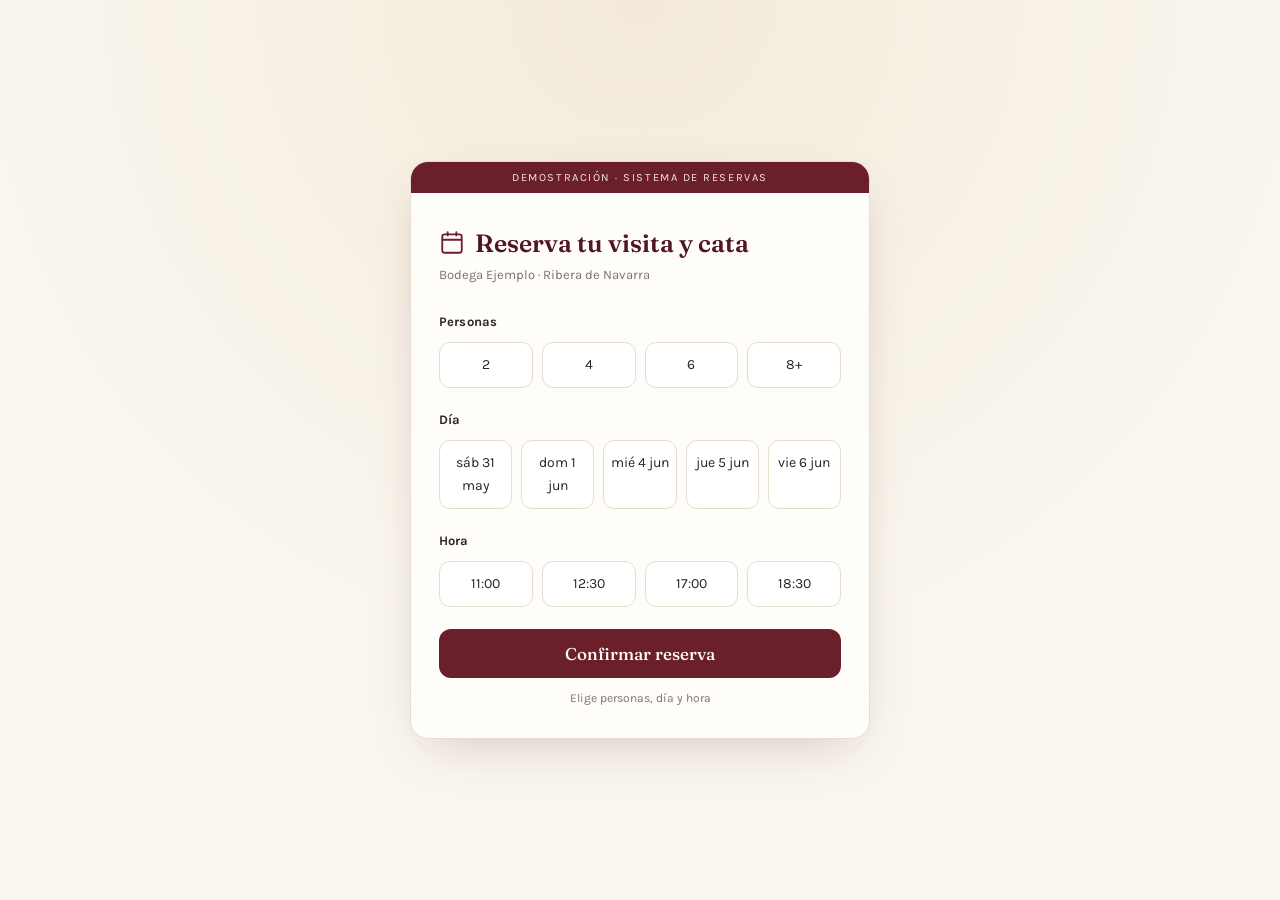
<file: reservas/index.html>
<!DOCTYPE html>
<html lang="es">
<head>
<meta charset="UTF-8">
<meta name="viewport" content="width=device-width, initial-scale=1">
<title>Reserva de visitas y catas — Demostración</title>
<link rel="preconnect" href="https://fonts.googleapis.com">
<link rel="preconnect" href="https://fonts.gstatic.com" crossorigin>
<link href="https://fonts.googleapis.com/css2?family=Fraunces:opsz,wght@9..144,400;9..144,500;9..144,600&family=Karla:wght@400;500;700&display=swap" rel="stylesheet">
<style>
  :root{
    --wine:#6b1f2a; --wine-dark:#511620; --gold:#b08d57;
    --cream:#faf6ef; --paper:#fffdf9; --ink:#2c2420;
    --muted:#7d7269; --line:#e7ddcf; --ok:#3b6e4a; --ok-bg:#eef5ee;
  }
  *{box-sizing:border-box;margin:0;padding:0}
  body{
    font-family:'Karla',sans-serif; color:var(--ink);
    background:radial-gradient(circle at 50% 0%,#f3ead9 0%,var(--cream) 60%);
    min-height:100vh; display:flex; align-items:center; justify-content:center;
    padding:24px; line-height:1.6;
  }
  .card{
    width:100%; max-width:460px; background:var(--paper);
    border:1px solid var(--line); border-radius:18px; overflow:hidden;
    box-shadow:0 18px 50px -20px rgba(81,22,32,.25);
  }
  .banner{
    background:var(--wine); color:#f3ead9; text-align:center;
    font-size:11px; letter-spacing:.14em; text-transform:uppercase; padding:7px;
  }
  .pad{padding:30px 28px}
  .head{display:flex; align-items:center; gap:10px; margin-bottom:2px}
  .head svg{width:26px;height:26px;color:var(--wine)}
  h1{font-family:'Fraunces',serif; font-weight:600; font-size:25px; color:var(--wine-dark)}
  .sub{font-size:13px; color:var(--muted); margin-bottom:26px}
  label{display:block; font-size:13px; font-weight:700; color:var(--ink); margin:0 0 9px; letter-spacing:.01em}
  .row{display:grid; gap:9px; margin-bottom:22px}
  .row.people{grid-template-columns:repeat(4,1fr)}
  .row.days{grid-template-columns:repeat(auto-fit,minmax(72px,1fr))}
  .row.times{grid-template-columns:repeat(4,1fr)}
  .opt{
    font-family:'Karla',sans-serif; font-size:14px; padding:11px 6px; cursor:pointer;
    background:#fff; border:1px solid var(--line); border-radius:11px; color:var(--ink);
    transition:all .15s ease; text-align:center;
  }
  .opt:hover{border-color:var(--gold)}
  .opt.sel{background:var(--wine); border-color:var(--wine); color:#fff}
  .cta{
    width:100%; font-family:'Fraunces',serif; font-size:17px; font-weight:500; color:#fff;
    background:var(--wine); border:none; border-radius:12px; padding:14px; cursor:pointer;
    transition:background .15s ease;
  }
  .cta:hover{background:var(--wine-dark)}
  .hint{text-align:center; font-size:12px; color:var(--muted); margin-top:11px}
  .done{text-align:center; padding:8px 0}
  .check{width:62px;height:62px;border-radius:50%;background:var(--ok-bg);display:flex;align-items:center;justify-content:center;margin:0 auto 16px}
  .check svg{width:34px;height:34px;color:var(--ok)}
  .done h2{font-family:'Fraunces',serif;font-weight:600;font-size:23px;color:var(--wine-dark);margin-bottom:6px}
  .done .summary{font-size:14px;color:var(--muted);margin-bottom:20px}
  .mail{background:var(--cream);border:1px solid var(--line);border-radius:12px;padding:15px;text-align:left;margin-bottom:14px}
  .mail .from{font-size:11px;color:var(--muted);text-transform:uppercase;letter-spacing:.1em;margin-bottom:7px;display:flex;align-items:center;gap:6px}
  .mail .from svg{width:14px;height:14px}
  .mail .body{font-size:13px;color:var(--ink)}
  .reminder{font-size:12px;color:var(--muted);display:flex;align-items:center;justify-content:center;gap:6px;margin-bottom:18px}
  .reminder svg{width:15px;height:15px;color:var(--gold)}
  .again{font-family:'Karla',sans-serif;font-size:13px;font-weight:700;background:#fff;border:1px solid var(--line);border-radius:10px;padding:9px 18px;cursor:pointer;color:var(--ink)}
  .again:hover{border-color:var(--gold)}
  .hide{display:none}
</style>
</head>
<body>
<div class="card">
  <div class="banner">Demostración · sistema de reservas</div>
  <div class="pad">

    <div id="form">
      <div class="head">
        <svg viewBox="0 0 24 24" fill="none" stroke="currentColor" stroke-width="1.7" stroke-linecap="round" stroke-linejoin="round"><path d="M8 2v3M16 2v3M3 9h18M5 4h14a2 2 0 0 1 2 2v13a2 2 0 0 1-2 2H5a2 2 0 0 1-2-2V6a2 2 0 0 1 2-2z"/></svg>
        <h1>Reserva tu visita y cata</h1>
      </div>
      <p class="sub">Bodega Ejemplo · Ribera de Navarra</p>

      <label>Personas</label>
      <div class="row people" id="people">
        <div class="opt" data-v="2">2</div>
        <div class="opt" data-v="4">4</div>
        <div class="opt" data-v="6">6</div>
        <div class="opt" data-v="8+">8+</div>
      </div>

      <label>Día</label>
      <div class="row days" id="days"></div>

      <label>Hora</label>
      <div class="row times" id="times">
        <div class="opt" data-v="11:00">11:00</div>
        <div class="opt" data-v="12:30">12:30</div>
        <div class="opt" data-v="17:00">17:00</div>
        <div class="opt" data-v="18:30">18:30</div>
      </div>

      <button class="cta" id="confirm">Confirmar reserva</button>
      <p class="hint" id="hint">Elige personas, día y hora</p>
    </div>

    <div id="done" class="done hide">
      <div class="check">
        <svg viewBox="0 0 24 24" fill="none" stroke="currentColor" stroke-width="2.2" stroke-linecap="round" stroke-linejoin="round"><path d="M20 6 9 17l-5-5"/></svg>
      </div>
      <h2>¡Reserva confirmada!</h2>
      <p class="summary" id="summary"></p>
      <div class="mail">
        <div class="from">
          <svg viewBox="0 0 24 24" fill="none" stroke="currentColor" stroke-width="1.7"><rect x="3" y="5" width="18" height="14" rx="2"/><path d="m3 7 9 6 9-6"/></svg>
          Email automático enviado al cliente
        </div>
        <div class="body" id="mailbody"></div>
      </div>
      <div class="reminder">
        <svg viewBox="0 0 24 24" fill="none" stroke="currentColor" stroke-width="1.7" stroke-linecap="round"><path d="M6 8a6 6 0 0 1 12 0c0 7 3 9 3 9H3s3-2 3-9M10.3 21a1.94 1.94 0 0 0 3.4 0"/></svg>
        Se enviará un recordatorio automático el día antes
      </div>
      <button class="again" id="again">Probar otra vez</button>
    </div>

  </div>
</div>

<script>
(function(){
  var sel={people:null,day:null,time:null};
  var days=["sáb 31 may","dom 1 jun","mié 4 jun","jue 5 jun","vie 6 jun"];
  var dw=document.getElementById('days');
  days.forEach(function(d){
    var e=document.createElement('div');
    e.className='opt'; e.dataset.v=d; e.textContent=d;
    dw.appendChild(e);
  });
  function group(id,key){
    document.getElementById(id).addEventListener('click',function(ev){
      var t=ev.target.closest('.opt'); if(!t) return;
      this.querySelectorAll('.opt').forEach(function(o){o.classList.remove('sel');});
      t.classList.add('sel'); sel[key]=t.dataset.v;
      document.getElementById('hint').textContent =
        (sel.people&&sel.day&&sel.time)?'Listo para confirmar':'Elige personas, día y hora';
    });
  }
  group('people','people'); group('days','day'); group('times','time');
  document.getElementById('confirm').addEventListener('click',function(){
    if(!(sel.people&&sel.day&&sel.time)){
      document.getElementById('hint').textContent='Falta elegir personas, día u hora'; return;
    }
    document.getElementById('summary').textContent=sel.people+' personas · '+sel.day+' · '+sel.time;
    document.getElementById('mailbody').innerHTML=
      'Hola, tu visita a Bodega Ejemplo está confirmada para el <b>'+sel.day+' a las '+sel.time+'</b> ('+sel.people+' personas). ¡Te esperamos! Para cualquier cambio, responde a este correo.';
    document.getElementById('form').classList.add('hide');
    document.getElementById('done').classList.remove('hide');
  });
  document.getElementById('again').addEventListener('click',function(){
    sel={people:null,day:null,time:null};
    document.querySelectorAll('.opt').forEach(function(o){o.classList.remove('sel');});
    document.getElementById('hint').textContent='Elige personas, día y hora';
    document.getElementById('done').classList.add('hide');
    document.getElementById('form').classList.remove('hide');
  });
})();
</script>
</body>
</html>
</file>
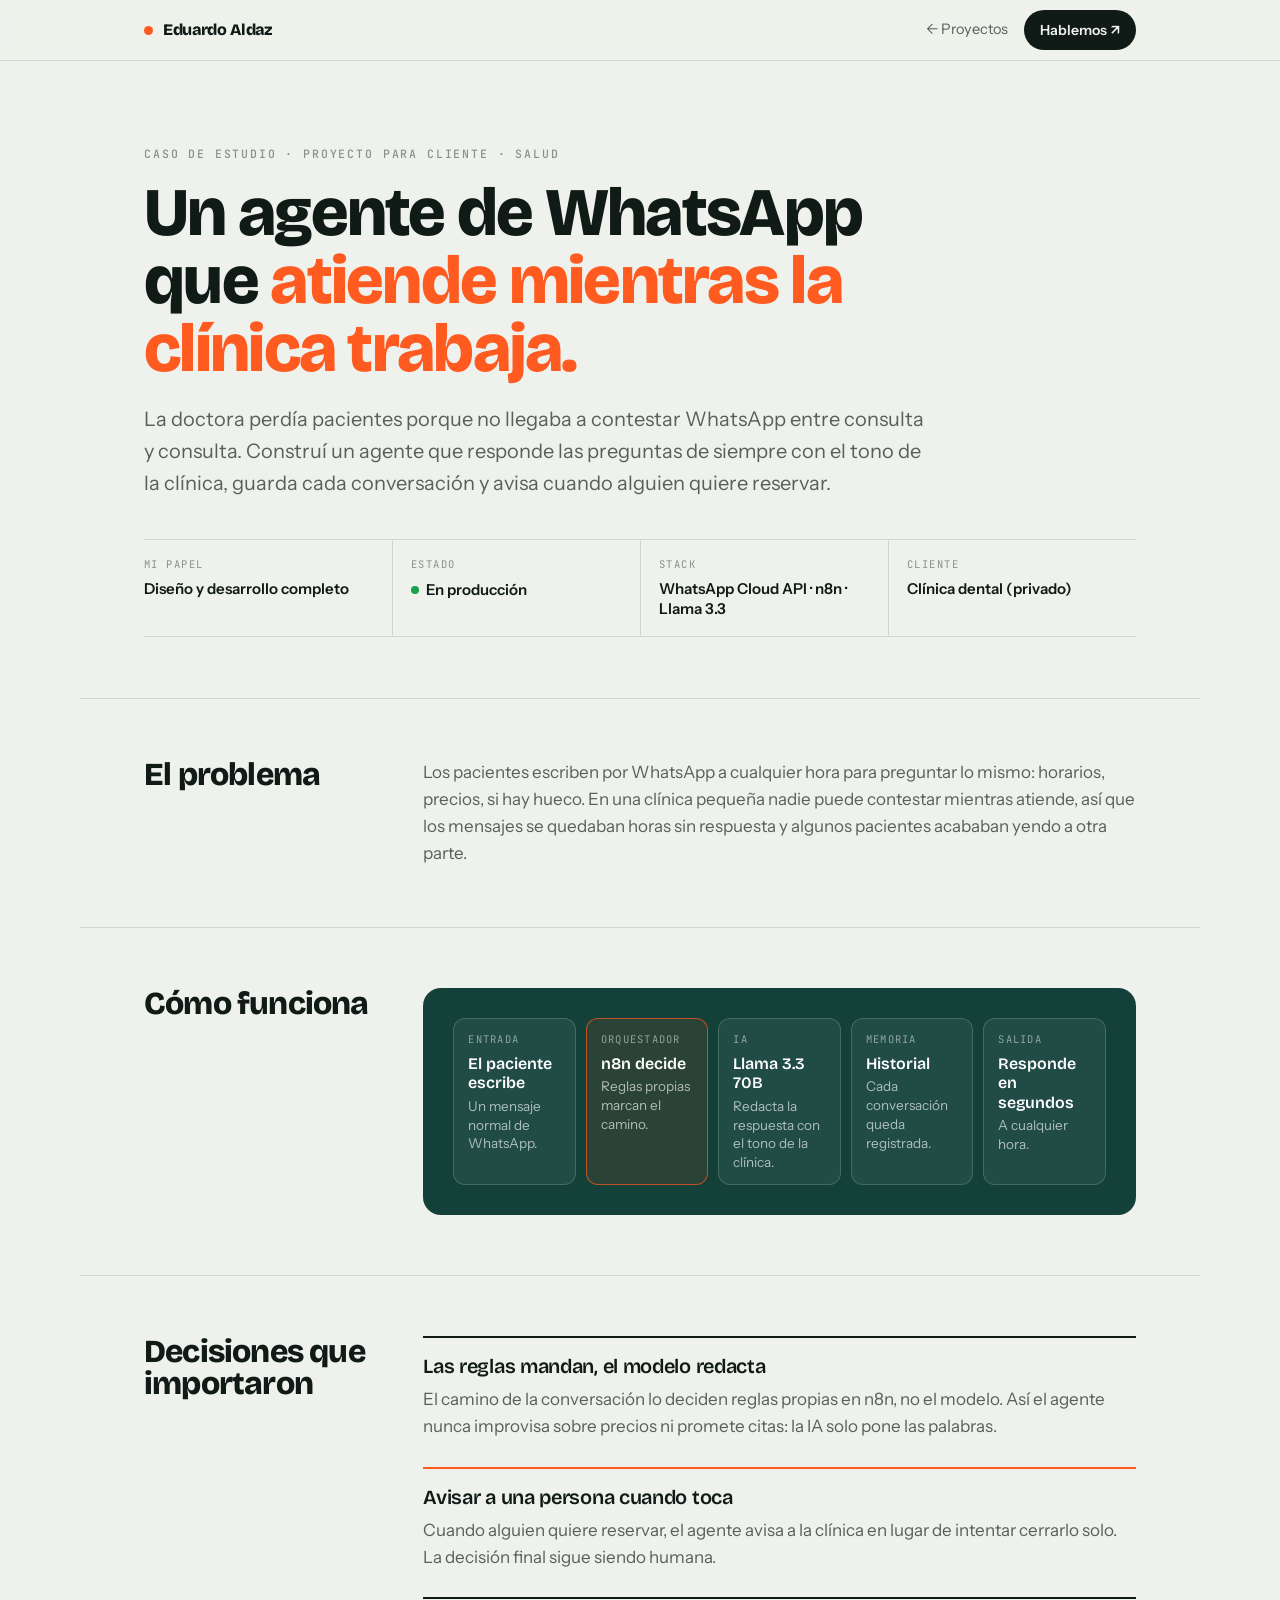
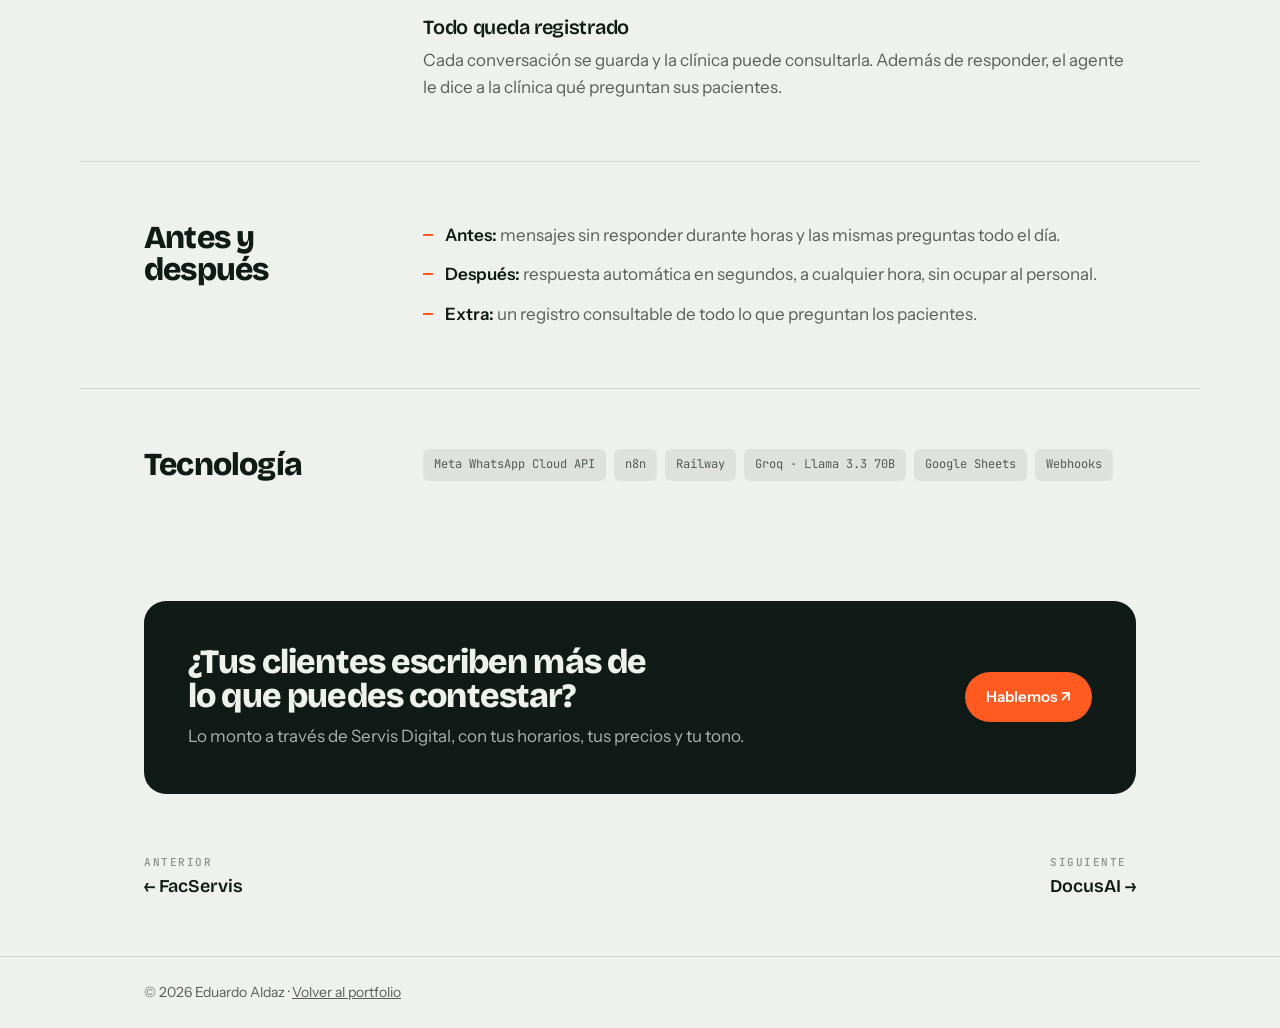
<file: proyectos/agente-whatsapp/index.html>
<!DOCTYPE html>
<html lang="es">
<head>
<meta charset="utf-8">
<meta name="viewport" content="width=device-width, initial-scale=1">
<title>Agente de WhatsApp con IA — caso de estudio · Eduardo Aldaz</title>
<meta name="description" content="Agente de WhatsApp con IA para una clínica dental: responde horarios, precios y disponibilidad con el tono de la clínica, guarda cada conversación y avisa cuando alguien quiere reservar.">
<link rel="canonical" href="https://eduardoaldaz.servisdigital.com/proyectos/agente-whatsapp/">
<meta property="og:title" content="Agente de WhatsApp con IA — caso de estudio · Eduardo Aldaz">
<meta property="og:description" content="Un agente que atiende a los pacientes de una clínica dental por WhatsApp, con reglas propias que deciden el camino de la conversación.">
<meta property="og:url" content="https://eduardoaldaz.servisdigital.com/proyectos/agente-whatsapp/">
<meta property="og:type" content="article">
<meta property="og:image" content="https://eduardoaldaz.servisdigital.com/img/og-portfolio.png">
<meta name="theme-color" content="#101B18">
<link rel="icon" href="../../favicon.svg" type="image/svg+xml">
<link rel="icon" href="../../favicon.ico" sizes="32x32">
<link rel="preconnect" href="https://fonts.googleapis.com">
<link rel="preconnect" href="https://fonts.gstatic.com" crossorigin>
<link href="https://fonts.googleapis.com/css2?family=Bricolage+Grotesque:opsz,wght@12..96,600;12..96,800&family=Instrument+Sans:wght@400;500;600&family=JetBrains+Mono:wght@500&display=swap" rel="stylesheet">
<link rel="stylesheet" href="../caso.css">
</head>
<body>
<nav class="nav"><div class="nav-in">
  <a class="mark" href="../../"><span class="dot"></span>Eduardo Aldaz</a>
  <a class="back" href="../../#proyectos">← Proyectos</a>
  <a class="btn btn-primary btn-sm" href="https://servisdigital.com/contacto" target="_blank" rel="noopener">Hablemos ↗</a>
</div></nav>

<main>
<header class="head wrap">
  <p class="eyebrow">Caso de estudio · Proyecto para cliente · Salud</p>
  <h1>Un agente de WhatsApp que <em>atiende mientras la clínica trabaja.</em></h1>
  <p class="lead">La doctora perdía pacientes porque no llegaba a contestar WhatsApp entre consulta y consulta. Construí un agente que responde las preguntas de siempre con el tono de la clínica, guarda cada conversación y avisa cuando alguien quiere reservar.</p>
  <dl class="facts">
    <div><dt>Mi papel</dt><dd>Diseño y desarrollo completo</dd></div>
    <div><dt>Estado</dt><dd><span class="status"><i></i>En producción</span></dd></div>
    <div><dt>Stack</dt><dd>WhatsApp Cloud API · n8n · Llama 3.3</dd></div>
    <div><dt>Cliente</dt><dd>Clínica dental (privado)</dd></div>
  </dl>
</header>

<section class="sec wrap"><div class="sec-grid">
  <h2>El problema</h2>
  <div class="body">
    <p>Los pacientes escriben por WhatsApp a cualquier hora para preguntar lo mismo: horarios, precios, si hay hueco. En una clínica pequeña nadie puede contestar mientras atiende, así que los mensajes se quedaban horas sin respuesta y algunos pacientes acababan yendo a otra parte.</p>
  </div>
</div></section>

<section class="sec wrap"><div class="sec-grid">
  <h2>Cómo funciona</h2>
  <div class="arch" aria-label="Flujo del agente de WhatsApp">
    <div class="arch-row" style="--n:5">
      <div class="box"><p class="k">Entrada</p><p class="t">El paciente escribe</p><p class="d">Un mensaje normal de WhatsApp.</p></div>
      <div class="box hot"><p class="k">Orquestador</p><p class="t">n8n decide</p><p class="d">Reglas propias marcan el camino.</p></div>
      <div class="box"><p class="k">IA</p><p class="t">Llama 3.3 70B</p><p class="d">Redacta la respuesta con el tono de la clínica.</p></div>
      <div class="box"><p class="k">Memoria</p><p class="t">Historial</p><p class="d">Cada conversación queda registrada.</p></div>
      <div class="box"><p class="k">Salida</p><p class="t">Responde en segundos</p><p class="d">A cualquier hora.</p></div>
    </div>
  </div>
</div></section>

<section class="sec wrap"><div class="sec-grid">
  <h2>Decisiones que importaron</h2>
  <div class="dec">
    <article><h3>Las reglas mandan, el modelo redacta</h3><p>El camino de la conversación lo deciden reglas propias en n8n, no el modelo. Así el agente nunca improvisa sobre precios ni promete citas: la IA solo pone las palabras.</p></article>
    <article><h3>Avisar a una persona cuando toca</h3><p>Cuando alguien quiere reservar, el agente avisa a la clínica en lugar de intentar cerrarlo solo. La decisión final sigue siendo humana.</p></article>
    <article><h3>Todo queda registrado</h3><p>Cada conversación se guarda y la clínica puede consultarla. Además de responder, el agente le dice a la clínica qué preguntan sus pacientes.</p></article>
  </div>
</div></section>

<section class="sec wrap"><div class="sec-grid">
  <h2>Antes y después</h2>
  <div class="body">
    <ul class="list">
      <li><b>Antes:</b> mensajes sin responder durante horas y las mismas preguntas todo el día.</li>
      <li><b>Después:</b> respuesta automática en segundos, a cualquier hora, sin ocupar al personal.</li>
      <li><b>Extra:</b> un registro consultable de todo lo que preguntan los pacientes.</li>
    </ul>
  </div>
</div></section>

<section class="sec wrap"><div class="sec-grid">
  <h2>Tecnología</h2>
  <div class="chips"><span class="chip">Meta WhatsApp Cloud API</span><span class="chip">n8n</span><span class="chip">Railway</span><span class="chip">Groq · Llama 3.3 70B</span><span class="chip">Google Sheets</span><span class="chip">Webhooks</span></div>
</div></section>

<div class="wrap">
  <section class="cta">
    <div><h2>¿Tus clientes escriben más de lo que puedes contestar?</h2><p>Lo monto a través de Servis Digital, con tus horarios, tus precios y tu tono.</p></div>
    <a class="btn btn-primary" href="https://servisdigital.com/contacto" target="_blank" rel="noopener">Hablemos ↗</a>
  </section>
  <nav class="next" aria-label="Otros proyectos">
    <a href="../facservis/"><span>Anterior</span>← FacServis</a>
    <a href="../docusai/"><span>Siguiente</span>DocusAI →</a>
  </nav>
</div>
</main>
<footer><div class="wrap">© 2026 Eduardo Aldaz · <a href="../../">Volver al portfolio</a></div></footer>
</body>
</html>
</file>
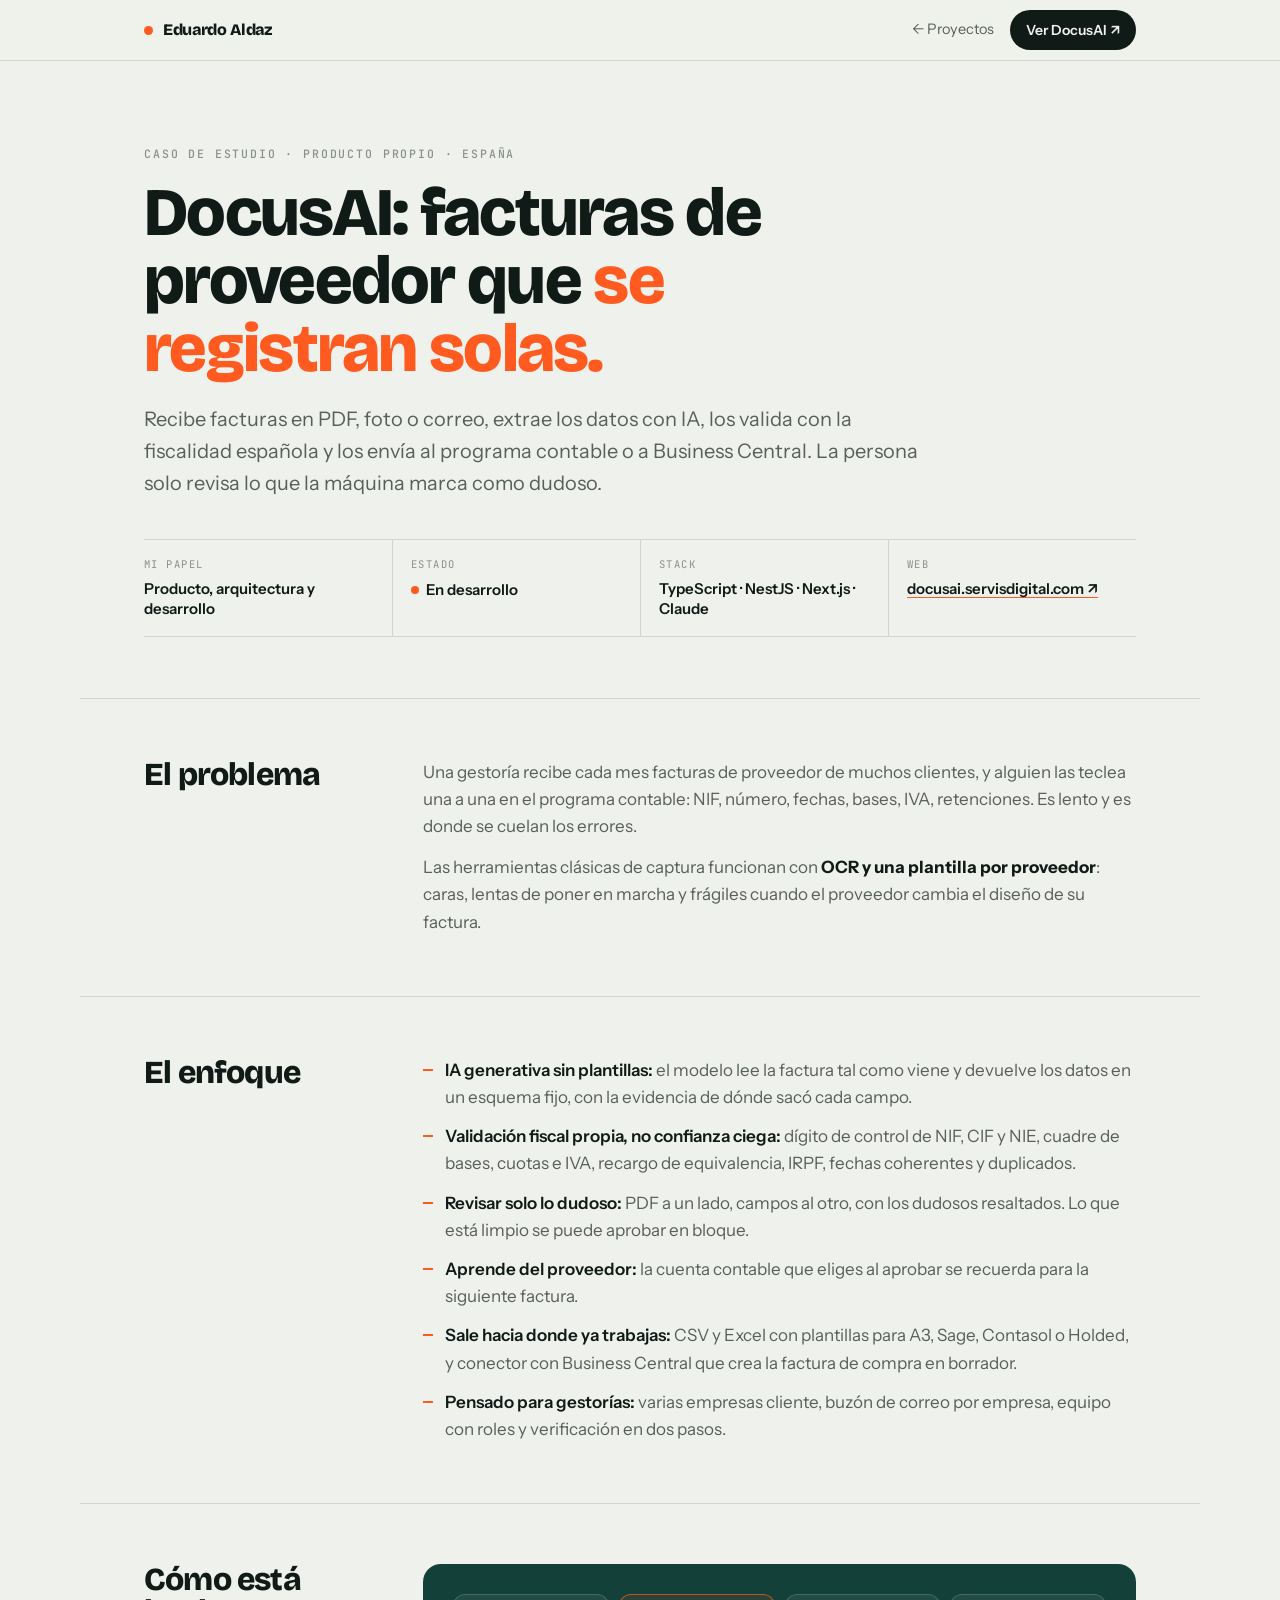
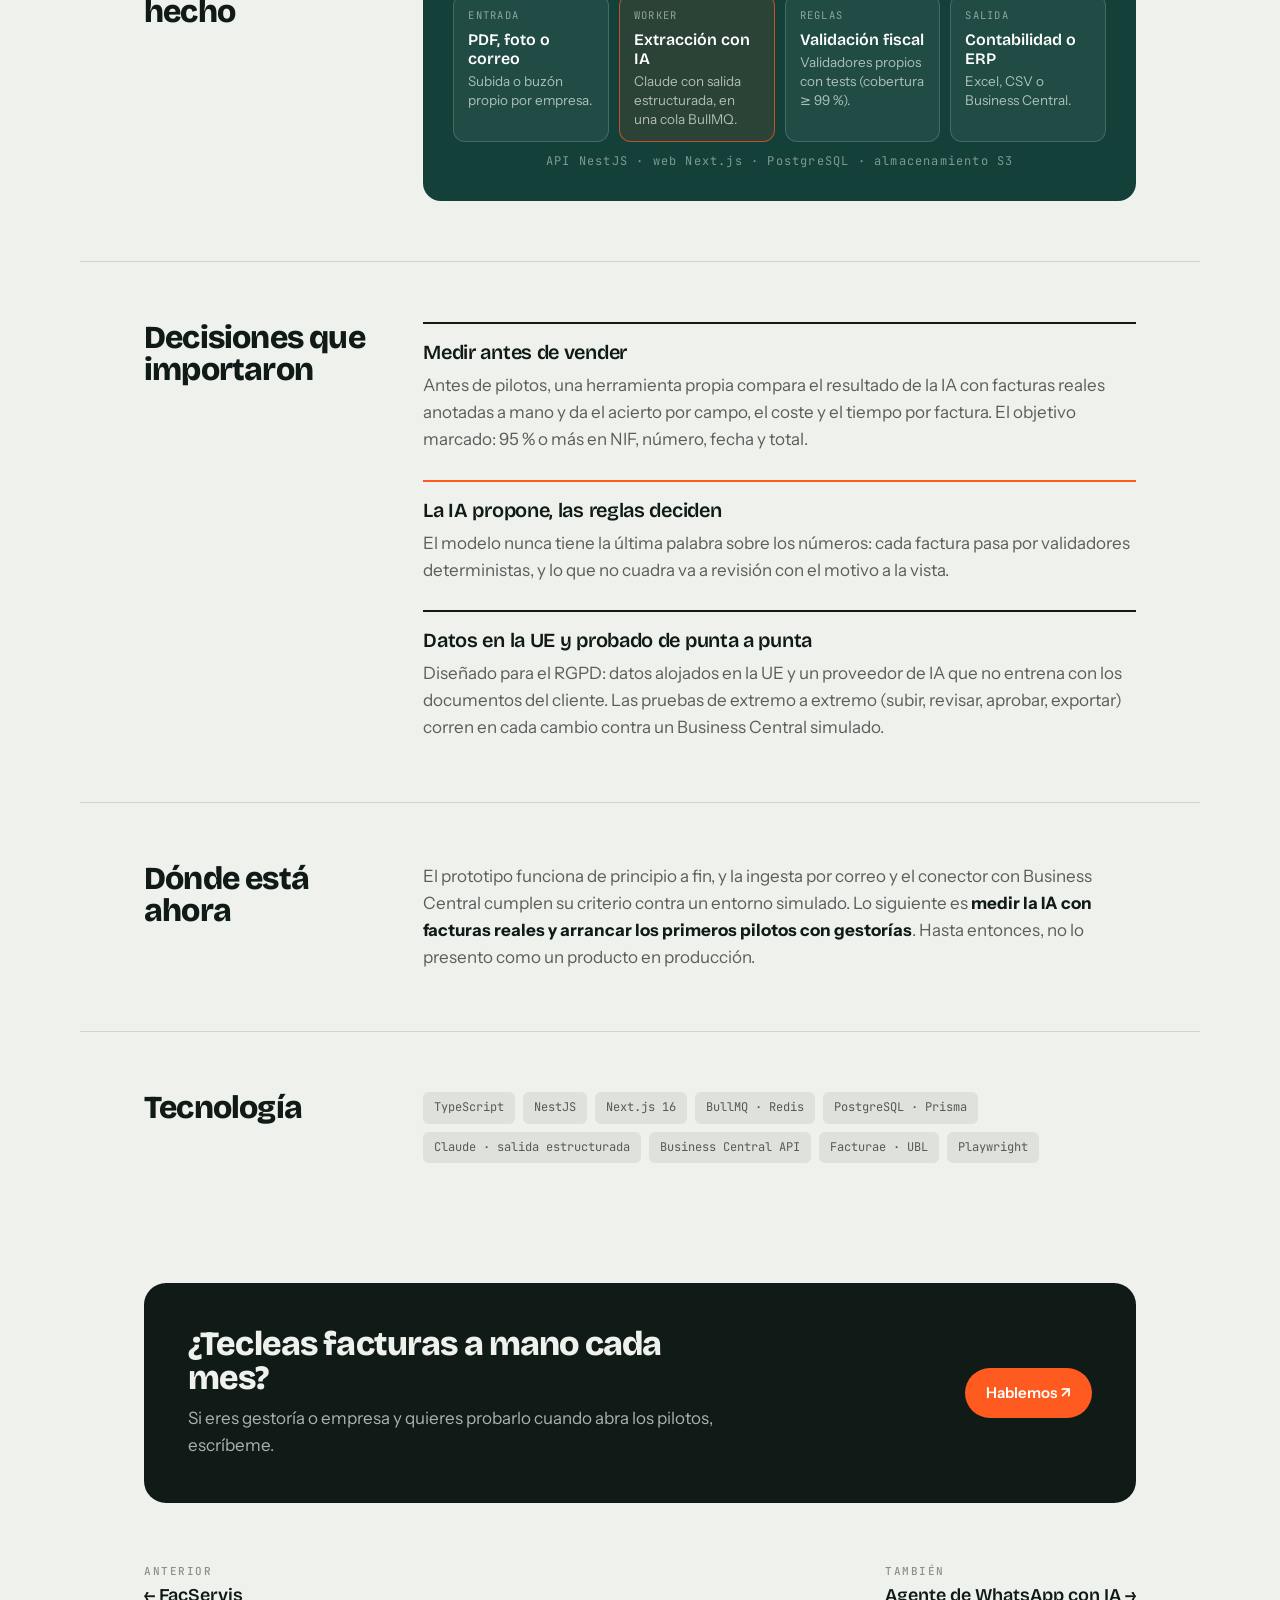
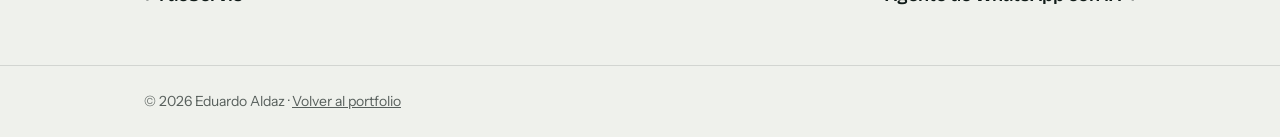
<file: proyectos/docusai/index.html>
<!DOCTYPE html>
<html lang="es">
<head>
<meta charset="utf-8">
<meta name="viewport" content="width=device-width, initial-scale=1">
<title>DocusAI — caso de estudio · Eduardo Aldaz</title>
<meta name="description" content="DocusAI: captura de facturas de proveedor con IA para gestorías y empresas en España. Lee, valida con la fiscalidad española, deja revisar solo lo dudoso y exporta al ERP. En desarrollo.">
<link rel="canonical" href="https://eduardoaldaz.servisdigital.com/proyectos/docusai/">
<meta property="og:title" content="DocusAI — caso de estudio · Eduardo Aldaz">
<meta property="og:description" content="Captura de facturas con IA, sin plantillas por proveedor, con validación fiscal española y conector a Business Central.">
<meta property="og:url" content="https://eduardoaldaz.servisdigital.com/proyectos/docusai/">
<meta property="og:type" content="article">
<meta property="og:image" content="https://eduardoaldaz.servisdigital.com/img/og-portfolio.png">
<meta name="theme-color" content="#101B18">
<link rel="icon" href="../../favicon.svg" type="image/svg+xml">
<link rel="icon" href="../../favicon.ico" sizes="32x32">
<link rel="preconnect" href="https://fonts.googleapis.com">
<link rel="preconnect" href="https://fonts.gstatic.com" crossorigin>
<link href="https://fonts.googleapis.com/css2?family=Bricolage+Grotesque:opsz,wght@12..96,600;12..96,800&family=Instrument+Sans:wght@400;500;600&family=JetBrains+Mono:wght@500&display=swap" rel="stylesheet">
<link rel="stylesheet" href="../caso.css">
</head>
<body>
<nav class="nav"><div class="nav-in">
  <a class="mark" href="../../"><span class="dot"></span>Eduardo Aldaz</a>
  <a class="back" href="../../#proyectos">← Proyectos</a>
  <a class="btn btn-primary btn-sm" href="https://docusai.servisdigital.com" target="_blank" rel="noopener">Ver DocusAI ↗</a>
</div></nav>

<main>
<header class="head wrap">
  <p class="eyebrow">Caso de estudio · Producto propio · España</p>
  <h1>DocusAI: facturas de proveedor que <em>se registran solas.</em></h1>
  <p class="lead">Recibe facturas en PDF, foto o correo, extrae los datos con IA, los valida con la fiscalidad española y los envía al programa contable o a Business Central. La persona solo revisa lo que la máquina marca como dudoso.</p>
  <dl class="facts">
    <div><dt>Mi papel</dt><dd>Producto, arquitectura y desarrollo</dd></div>
    <div><dt>Estado</dt><dd><span class="status dev"><i></i>En desarrollo</span></dd></div>
    <div><dt>Stack</dt><dd>TypeScript · NestJS · Next.js · Claude</dd></div>
    <div><dt>Web</dt><dd><a href="https://docusai.servisdigital.com" target="_blank" rel="noopener">docusai.servisdigital.com ↗</a></dd></div>
  </dl>
</header>

<section class="sec wrap"><div class="sec-grid">
  <h2>El problema</h2>
  <div class="body">
    <p>Una gestoría recibe cada mes facturas de proveedor de muchos clientes, y alguien las teclea una a una en el programa contable: NIF, número, fechas, bases, IVA, retenciones. Es lento y es donde se cuelan los errores.</p>
    <p>Las herramientas clásicas de captura funcionan con <strong>OCR y una plantilla por proveedor</strong>: caras, lentas de poner en marcha y frágiles cuando el proveedor cambia el diseño de su factura.</p>
  </div>
</div></section>

<section class="sec wrap"><div class="sec-grid">
  <h2>El enfoque</h2>
  <div class="body">
    <ul class="list">
      <li><b>IA generativa sin plantillas:</b> el modelo lee la factura tal como viene y devuelve los datos en un esquema fijo, con la evidencia de dónde sacó cada campo.</li>
      <li><b>Validación fiscal propia, no confianza ciega:</b> dígito de control de NIF, CIF y NIE, cuadre de bases, cuotas e IVA, recargo de equivalencia, IRPF, fechas coherentes y duplicados.</li>
      <li><b>Revisar solo lo dudoso:</b> PDF a un lado, campos al otro, con los dudosos resaltados. Lo que está limpio se puede aprobar en bloque.</li>
      <li><b>Aprende del proveedor:</b> la cuenta contable que eliges al aprobar se recuerda para la siguiente factura.</li>
      <li><b>Sale hacia donde ya trabajas:</b> CSV y Excel con plantillas para A3, Sage, Contasol o Holded, y conector con Business Central que crea la factura de compra en borrador.</li>
      <li><b>Pensado para gestorías:</b> varias empresas cliente, buzón de correo por empresa, equipo con roles y verificación en dos pasos.</li>
    </ul>
  </div>
</div></section>

<section class="sec wrap"><div class="sec-grid">
  <h2>Cómo está hecho</h2>
  <div class="arch" aria-label="Arquitectura de DocusAI">
    <div class="arch-row" style="--n:4">
      <div class="box"><p class="k">Entrada</p><p class="t">PDF, foto o correo</p><p class="d">Subida o buzón propio por empresa.</p></div>
      <div class="box hot"><p class="k">Worker</p><p class="t">Extracción con IA</p><p class="d">Claude con salida estructurada, en una cola BullMQ.</p></div>
      <div class="box"><p class="k">Reglas</p><p class="t">Validación fiscal</p><p class="d">Validadores propios con tests (cobertura ≥ 99 %).</p></div>
      <div class="box"><p class="k">Salida</p><p class="t">Contabilidad o ERP</p><p class="d">Excel, CSV o Business Central.</p></div>
    </div>
    <p class="arrow">API NestJS · web Next.js · PostgreSQL · almacenamiento S3</p>
  </div>
</div></section>

<section class="sec wrap"><div class="sec-grid">
  <h2>Decisiones que importaron</h2>
  <div class="dec">
    <article><h3>Medir antes de vender</h3><p>Antes de pilotos, una herramienta propia compara el resultado de la IA con facturas reales anotadas a mano y da el acierto por campo, el coste y el tiempo por factura. El objetivo marcado: 95 % o más en NIF, número, fecha y total.</p></article>
    <article><h3>La IA propone, las reglas deciden</h3><p>El modelo nunca tiene la última palabra sobre los números: cada factura pasa por validadores deterministas, y lo que no cuadra va a revisión con el motivo a la vista.</p></article>
    <article><h3>Datos en la UE y probado de punta a punta</h3><p>Diseñado para el RGPD: datos alojados en la UE y un proveedor de IA que no entrena con los documentos del cliente. Las pruebas de extremo a extremo (subir, revisar, aprobar, exportar) corren en cada cambio contra un Business Central simulado.</p></article>
  </div>
</div></section>

<section class="sec wrap"><div class="sec-grid">
  <h2>Dónde está ahora</h2>
  <div class="body">
    <p>El prototipo funciona de principio a fin, y la ingesta por correo y el conector con Business Central cumplen su criterio contra un entorno simulado. Lo siguiente es <strong>medir la IA con facturas reales y arrancar los primeros pilotos con gestorías</strong>. Hasta entonces, no lo presento como un producto en producción.</p>
  </div>
</div></section>

<section class="sec wrap"><div class="sec-grid">
  <h2>Tecnología</h2>
  <div class="chips"><span class="chip">TypeScript</span><span class="chip">NestJS</span><span class="chip">Next.js 16</span><span class="chip">BullMQ · Redis</span><span class="chip">PostgreSQL · Prisma</span><span class="chip">Claude · salida estructurada</span><span class="chip">Business Central API</span><span class="chip">Facturae · UBL</span><span class="chip">Playwright</span></div>
</div></section>

<div class="wrap">
  <section class="cta">
    <div><h2>¿Tecleas facturas a mano cada mes?</h2><p>Si eres gestoría o empresa y quieres probarlo cuando abra los pilotos, escríbeme.</p></div>
    <a class="btn btn-primary" href="https://servisdigital.com/contacto" target="_blank" rel="noopener">Hablemos ↗</a>
  </section>
  <nav class="next" aria-label="Otros proyectos">
    <a href="../facservis/"><span>Anterior</span>← FacServis</a>
    <a href="../agente-whatsapp/"><span>También</span>Agente de WhatsApp con IA →</a>
  </nav>
</div>
</main>
<footer><div class="wrap">© 2026 Eduardo Aldaz · <a href="../../">Volver al portfolio</a></div></footer>
</body>
</html>
</file>
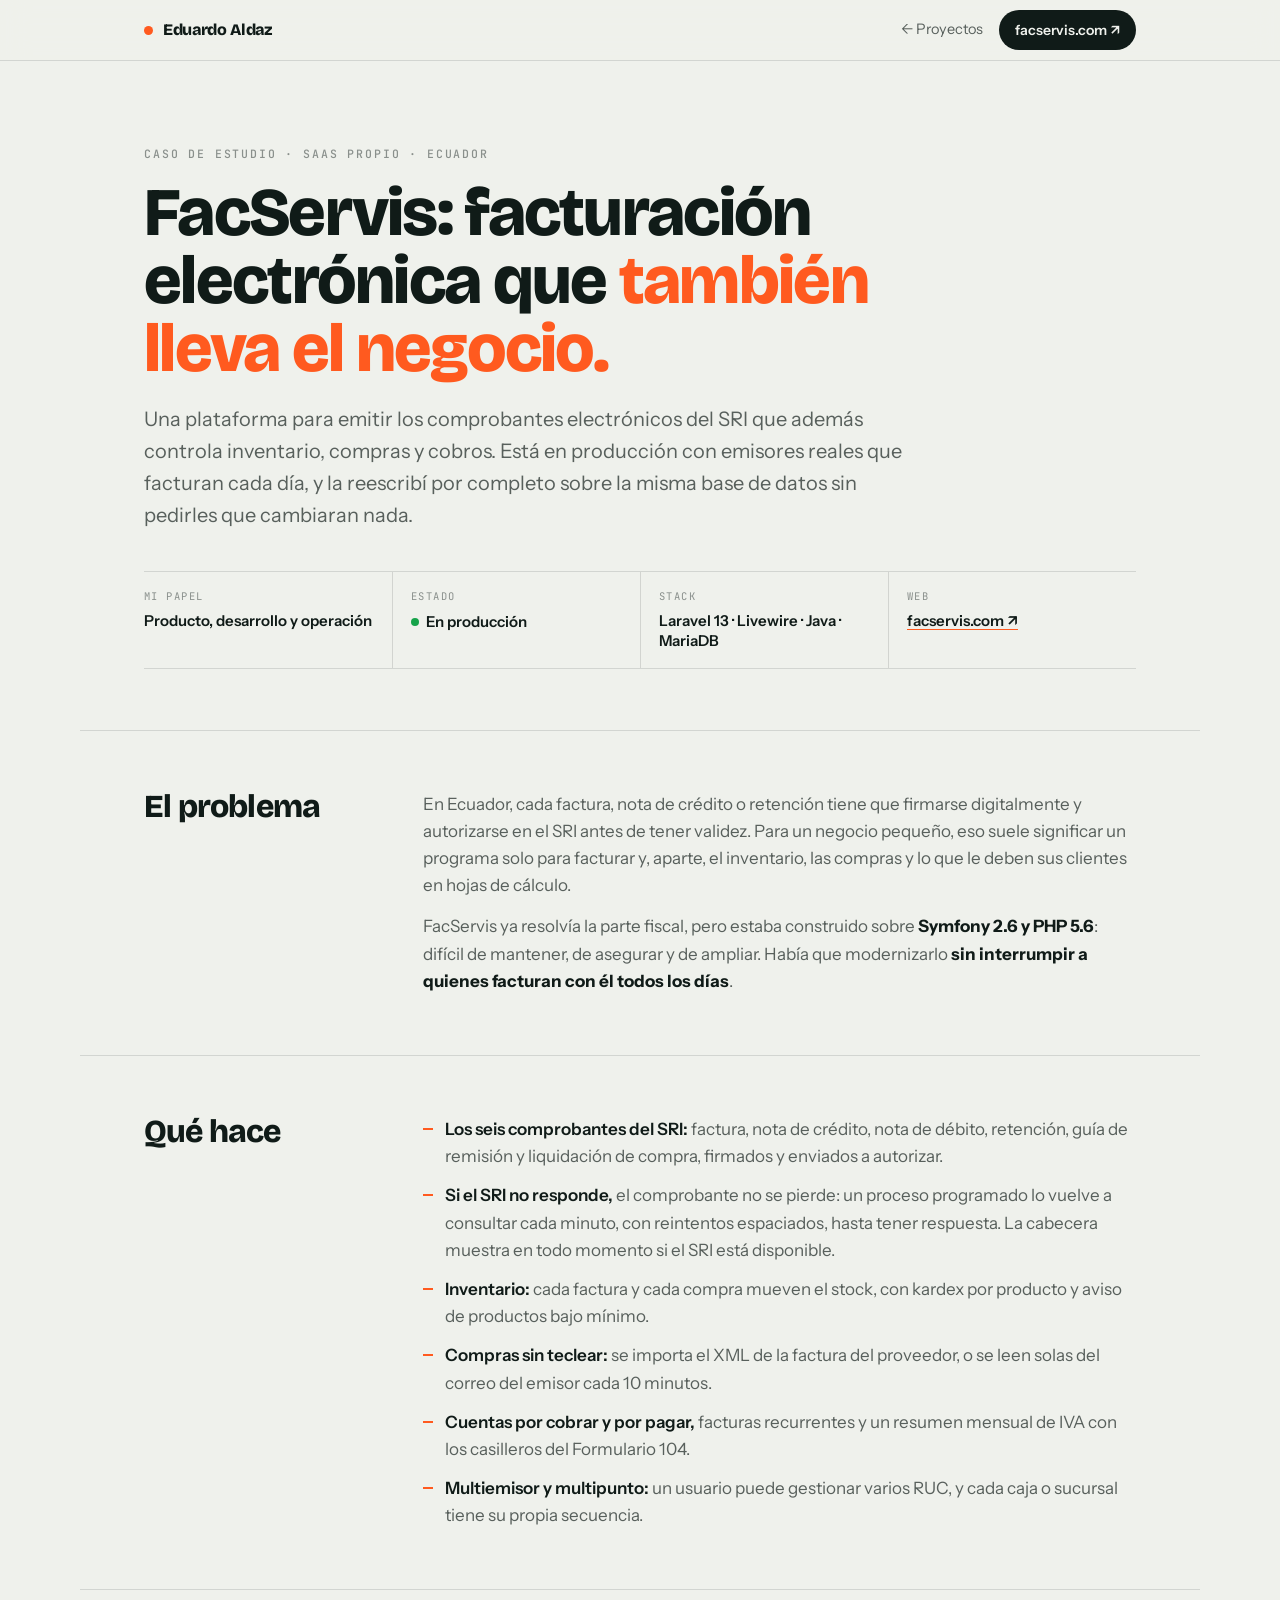
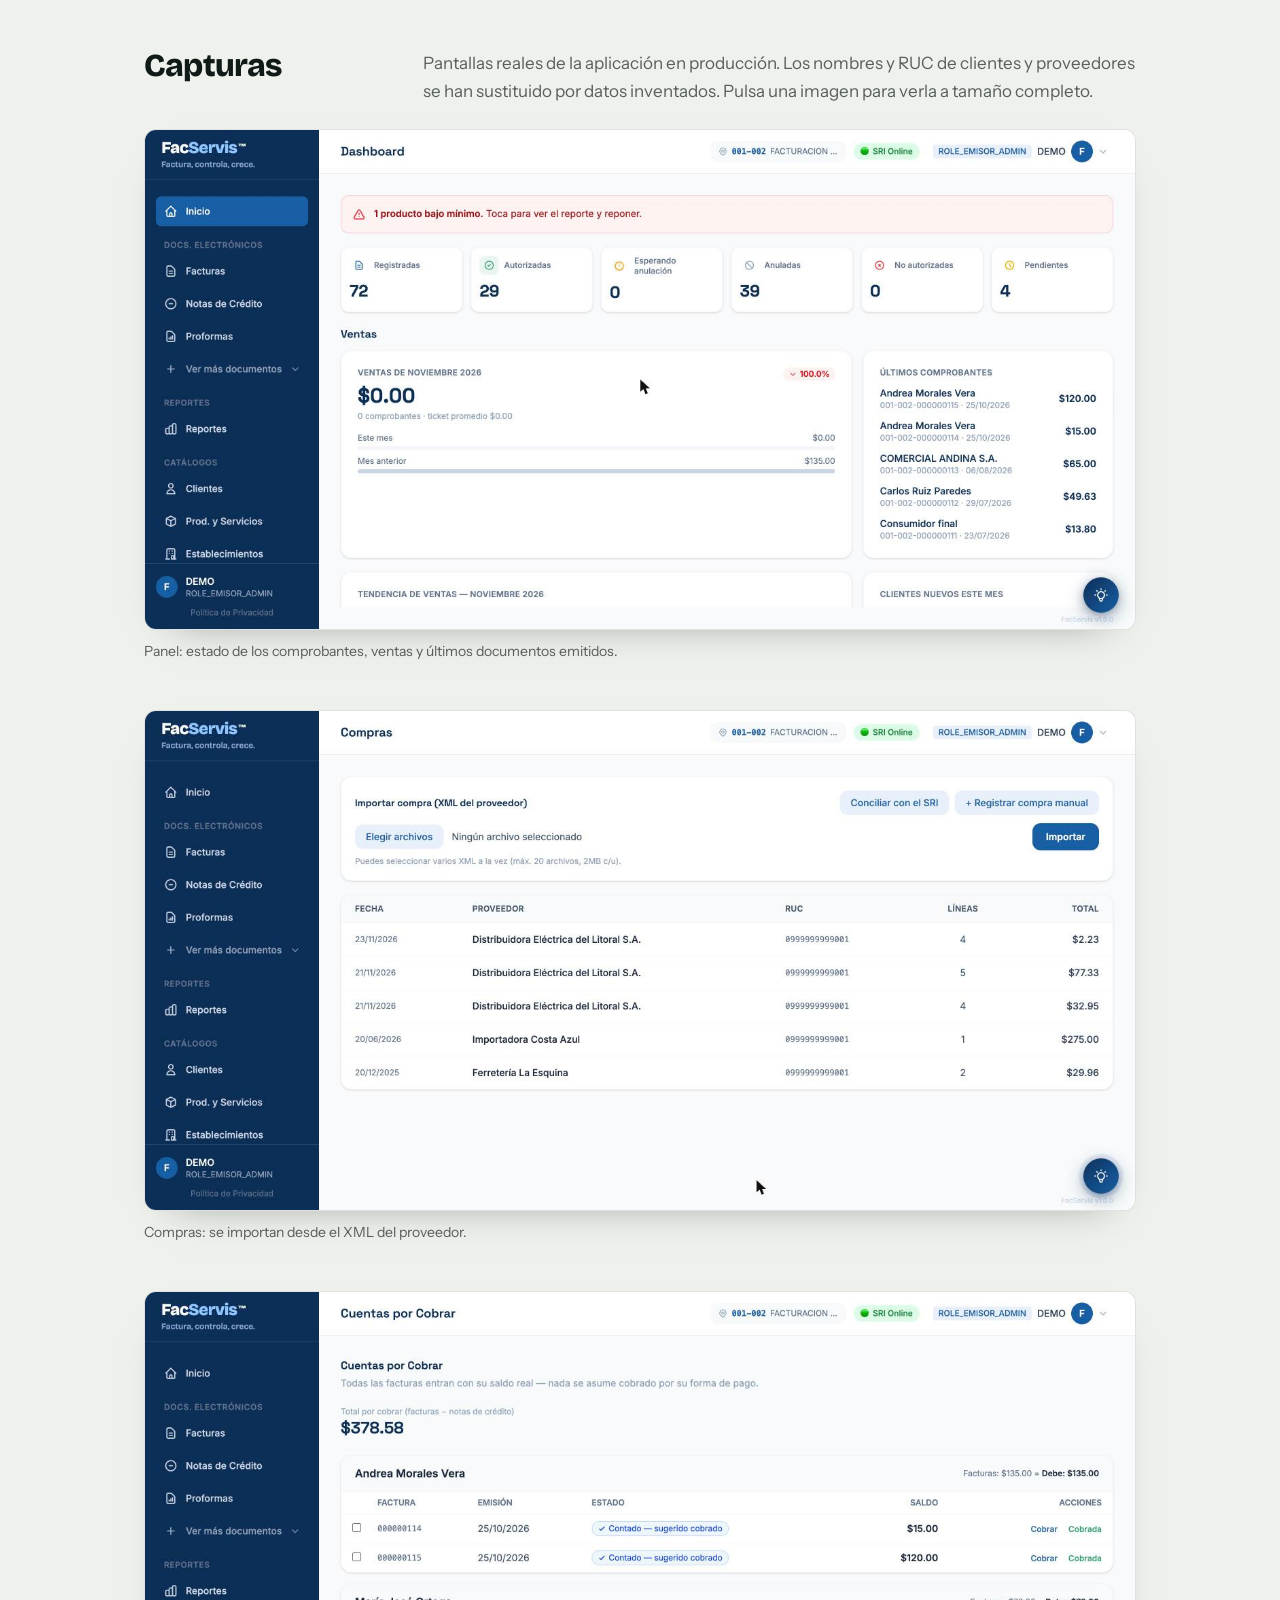
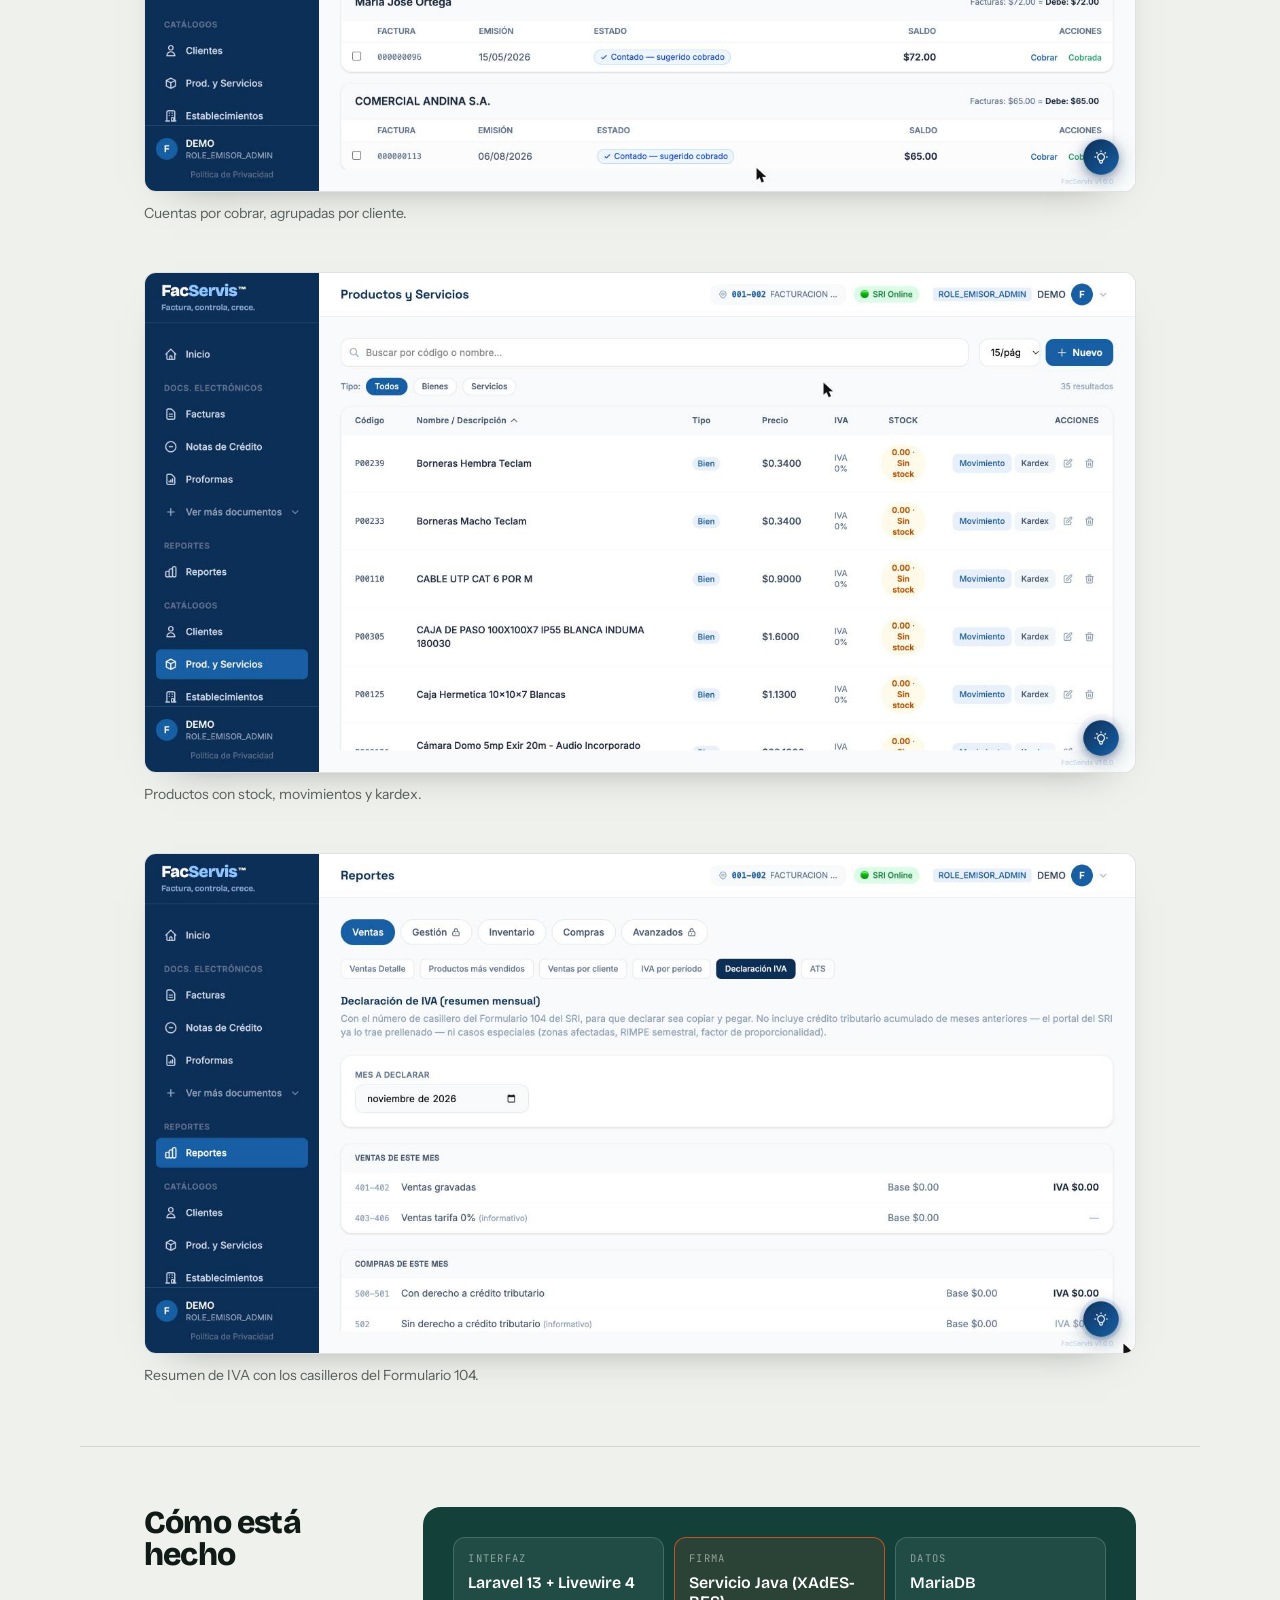
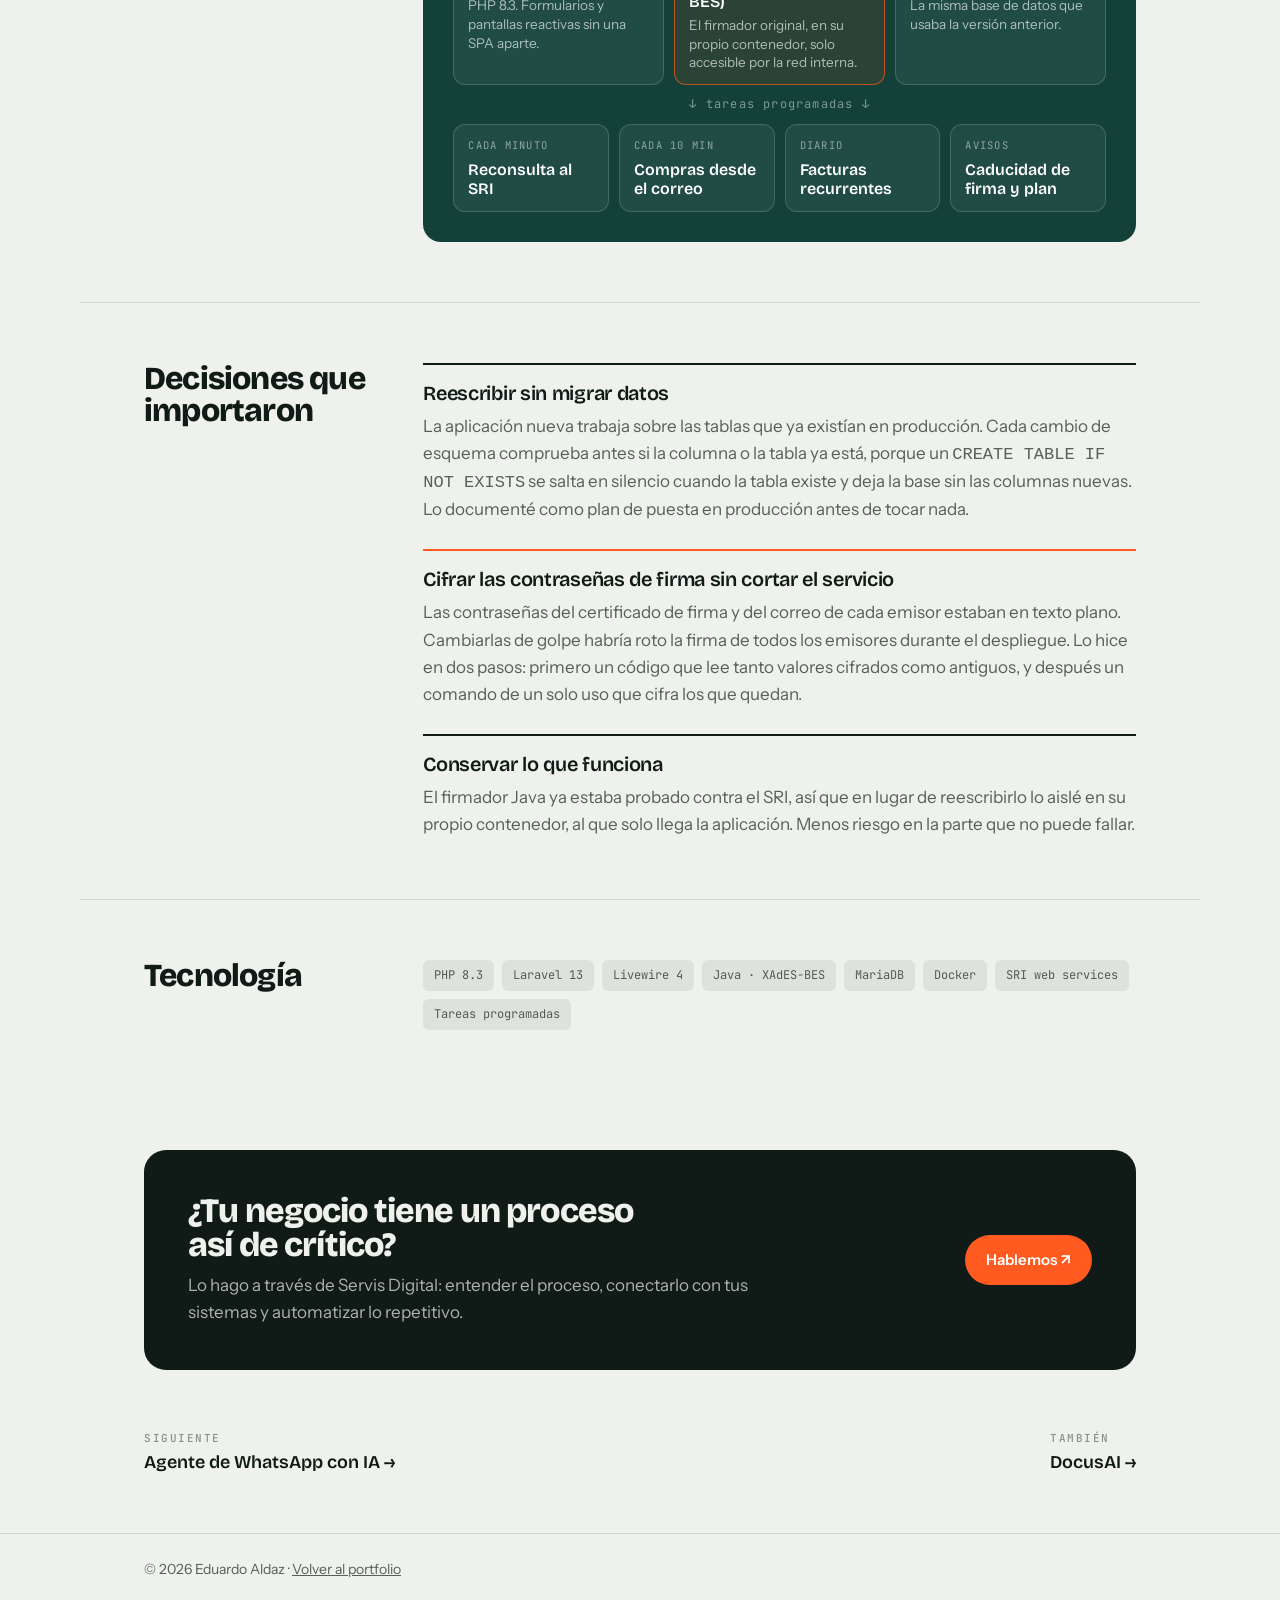
<file: proyectos/facservis/index.html>
<!DOCTYPE html>
<html lang="es">
<head>
<meta charset="utf-8">
<meta name="viewport" content="width=device-width, initial-scale=1">
<title>FacServis — caso de estudio · Eduardo Aldaz</title>
<meta name="description" content="Cómo construí y modernicé FacServis, una plataforma de facturación electrónica para el SRI de Ecuador con inventario, compras y cobros, en producción con emisores reales.">
<link rel="canonical" href="https://eduardoaldaz.servisdigital.com/proyectos/facservis/">
<meta property="og:title" content="FacServis — caso de estudio · Eduardo Aldaz">
<meta property="og:description" content="Facturación electrónica para el SRI de Ecuador, reescrita de Symfony 2.6 a Laravel 13 sobre la base de datos en producción.">
<meta property="og:url" content="https://eduardoaldaz.servisdigital.com/proyectos/facservis/">
<meta property="og:type" content="article">
<meta property="og:image" content="https://eduardoaldaz.servisdigital.com/img/facservis/1-panel.jpg">
<meta name="theme-color" content="#101B18">
<link rel="icon" href="../../favicon.svg" type="image/svg+xml">
<link rel="icon" href="../../favicon.ico" sizes="32x32">
<link rel="preconnect" href="https://fonts.googleapis.com">
<link rel="preconnect" href="https://fonts.gstatic.com" crossorigin>
<link href="https://fonts.googleapis.com/css2?family=Bricolage+Grotesque:opsz,wght@12..96,600;12..96,800&family=Instrument+Sans:wght@400;500;600&family=JetBrains+Mono:wght@500&display=swap" rel="stylesheet">
<link rel="stylesheet" href="../caso.css">
</head>
<body>
<nav class="nav"><div class="nav-in">
  <a class="mark" href="../../"><span class="dot"></span>Eduardo Aldaz</a>
  <a class="back" href="../../#proyectos">← Proyectos</a>
  <a class="btn btn-primary btn-sm" href="https://facservis.com" target="_blank" rel="noopener">facservis.com ↗</a>
</div></nav>

<main>
<header class="head wrap">
  <p class="eyebrow">Caso de estudio · SaaS propio · Ecuador</p>
  <h1>FacServis: facturación electrónica que <em>también lleva el negocio.</em></h1>
  <p class="lead">Una plataforma para emitir los comprobantes electrónicos del SRI que además controla inventario, compras y cobros. Está en producción con emisores reales que facturan cada día, y la reescribí por completo sobre la misma base de datos sin pedirles que cambiaran nada.</p>
  <dl class="facts">
    <div><dt>Mi papel</dt><dd>Producto, desarrollo y operación</dd></div>
    <div><dt>Estado</dt><dd><span class="status"><i></i>En producción</span></dd></div>
    <div><dt>Stack</dt><dd>Laravel 13 · Livewire · Java · MariaDB</dd></div>
    <div><dt>Web</dt><dd><a href="https://facservis.com" target="_blank" rel="noopener">facservis.com ↗</a></dd></div>
  </dl>
</header>

<section class="sec wrap"><div class="sec-grid">
  <h2>El problema</h2>
  <div class="body">
    <p>En Ecuador, cada factura, nota de crédito o retención tiene que firmarse digitalmente y autorizarse en el SRI antes de tener validez. Para un negocio pequeño, eso suele significar un programa solo para facturar y, aparte, el inventario, las compras y lo que le deben sus clientes en hojas de cálculo.</p>
    <p>FacServis ya resolvía la parte fiscal, pero estaba construido sobre <strong>Symfony 2.6 y PHP 5.6</strong>: difícil de mantener, de asegurar y de ampliar. Había que modernizarlo <strong>sin interrumpir a quienes facturan con él todos los días</strong>.</p>
  </div>
</div></section>

<section class="sec wrap"><div class="sec-grid">
  <h2>Qué hace</h2>
  <div class="body">
    <ul class="list">
      <li><b>Los seis comprobantes del SRI:</b> factura, nota de crédito, nota de débito, retención, guía de remisión y liquidación de compra, firmados y enviados a autorizar.</li>
      <li><b>Si el SRI no responde,</b> el comprobante no se pierde: un proceso programado lo vuelve a consultar cada minuto, con reintentos espaciados, hasta tener respuesta. La cabecera muestra en todo momento si el SRI está disponible.</li>
      <li><b>Inventario:</b> cada factura y cada compra mueven el stock, con kardex por producto y aviso de productos bajo mínimo.</li>
      <li><b>Compras sin teclear:</b> se importa el XML de la factura del proveedor, o se leen solas del correo del emisor cada 10 minutos.</li>
      <li><b>Cuentas por cobrar y por pagar,</b> facturas recurrentes y un resumen mensual de IVA con los casilleros del Formulario 104.</li>
      <li><b>Multiemisor y multipunto:</b> un usuario puede gestionar varios RUC, y cada caja o sucursal tiene su propia secuencia.</li>
    </ul>
  </div>
</div></section>

<section class="sec wrap">
  <div class="sec-grid">
    <h2>Capturas</h2>
    <div class="body"><p>Pantallas reales de la aplicación en producción. Los nombres y RUC de clientes y proveedores se han sustituido por datos inventados. Pulsa una imagen para verla a tamaño completo.</p></div>
  </div>
  <div class="shots" style="margin-top:24px">
    <figure><a href="../../img/facservis/1-panel.jpg" target="_blank" rel="noopener"><img src="../../img/facservis/1-panel.jpg" alt="Panel de FacServis con el estado de los comprobantes, ventas del mes y últimos comprobantes emitidos" width="1457" height="734" loading="lazy"></a><figcaption>Panel: estado de los comprobantes, ventas y últimos documentos emitidos.</figcaption></figure>
    <figure><a href="../../img/facservis/3-compras-xml.jpg" target="_blank" rel="noopener"><img src="../../img/facservis/3-compras-xml.jpg" alt="Pantalla de compras con importación del XML del proveedor" width="1457" height="734" loading="lazy"></a><figcaption>Compras: se importan desde el XML del proveedor.</figcaption></figure>
    <figure><a href="../../img/facservis/2-cuentas-por-cobrar.jpg" target="_blank" rel="noopener"><img src="../../img/facservis/2-cuentas-por-cobrar.jpg" alt="Cuentas por cobrar agrupadas por cliente con el saldo de cada factura" width="1457" height="734" loading="lazy"></a><figcaption>Cuentas por cobrar, agrupadas por cliente.</figcaption></figure>
    <figure><a href="../../img/facservis/4-productos-inventario.jpg" target="_blank" rel="noopener"><img src="../../img/facservis/4-productos-inventario.jpg" alt="Listado de productos con stock, movimientos y kardex" width="1457" height="734" loading="lazy"></a><figcaption>Productos con stock, movimientos y kardex.</figcaption></figure>
    <figure><a href="../../img/facservis/5-declaracion-iva.jpg" target="_blank" rel="noopener"><img src="../../img/facservis/5-declaracion-iva.jpg" alt="Resumen mensual de IVA con los casilleros del Formulario 104" width="1457" height="734" loading="lazy"></a><figcaption>Resumen de IVA con los casilleros del Formulario 104.</figcaption></figure>
  </div>
</section>

<section class="sec wrap"><div class="sec-grid">
  <h2>Cómo está hecho</h2>
  <div class="arch" aria-label="Arquitectura de FacServis">
    <div class="arch-row" style="--n:3">
      <div class="box"><p class="k">Interfaz</p><p class="t">Laravel 13 + Livewire 4</p><p class="d">PHP 8.3. Formularios y pantallas reactivas sin una SPA aparte.</p></div>
      <div class="box hot"><p class="k">Firma</p><p class="t">Servicio Java (XAdES-BES)</p><p class="d">El firmador original, en su propio contenedor, solo accesible por la red interna.</p></div>
      <div class="box"><p class="k">Datos</p><p class="t">MariaDB</p><p class="d">La misma base de datos que usaba la versión anterior.</p></div>
    </div>
    <p class="arrow">↓ tareas programadas ↓</p>
    <div class="arch-row" style="--n:4">
      <div class="box"><p class="k">Cada minuto</p><p class="t">Reconsulta al SRI</p></div>
      <div class="box"><p class="k">Cada 10 min</p><p class="t">Compras desde el correo</p></div>
      <div class="box"><p class="k">Diario</p><p class="t">Facturas recurrentes</p></div>
      <div class="box"><p class="k">Avisos</p><p class="t">Caducidad de firma y plan</p></div>
    </div>
  </div>
</div></section>

<section class="sec wrap"><div class="sec-grid">
  <h2>Decisiones que importaron</h2>
  <div class="dec">
    <article><h3>Reescribir sin migrar datos</h3><p>La aplicación nueva trabaja sobre las tablas que ya existían en producción. Cada cambio de esquema comprueba antes si la columna o la tabla ya está, porque un <code>CREATE TABLE IF NOT EXISTS</code> se salta en silencio cuando la tabla existe y deja la base sin las columnas nuevas. Lo documenté como plan de puesta en producción antes de tocar nada.</p></article>
    <article><h3>Cifrar las contraseñas de firma sin cortar el servicio</h3><p>Las contraseñas del certificado de firma y del correo de cada emisor estaban en texto plano. Cambiarlas de golpe habría roto la firma de todos los emisores durante el despliegue. Lo hice en dos pasos: primero un código que lee tanto valores cifrados como antiguos, y después un comando de un solo uso que cifra los que quedan.</p></article>
    <article><h3>Conservar lo que funciona</h3><p>El firmador Java ya estaba probado contra el SRI, así que en lugar de reescribirlo lo aislé en su propio contenedor, al que solo llega la aplicación. Menos riesgo en la parte que no puede fallar.</p></article>
  </div>
</div></section>

<section class="sec wrap"><div class="sec-grid">
  <h2>Tecnología</h2>
  <div class="chips"><span class="chip">PHP 8.3</span><span class="chip">Laravel 13</span><span class="chip">Livewire 4</span><span class="chip">Java · XAdES-BES</span><span class="chip">MariaDB</span><span class="chip">Docker</span><span class="chip">SRI web services</span><span class="chip">Tareas programadas</span></div>
</div></section>

<div class="wrap">
  <section class="cta">
    <div><h2>¿Tu negocio tiene un proceso así de crítico?</h2><p>Lo hago a través de Servis Digital: entender el proceso, conectarlo con tus sistemas y automatizar lo repetitivo.</p></div>
    <a class="btn btn-primary" href="https://servisdigital.com/contacto" target="_blank" rel="noopener">Hablemos ↗</a>
  </section>
  <nav class="next" aria-label="Otros proyectos">
    <a href="../agente-whatsapp/"><span>Siguiente</span>Agente de WhatsApp con IA →</a>
    <a href="../docusai/"><span>También</span>DocusAI →</a>
  </nav>
</div>
</main>
<footer><div class="wrap">© 2026 Eduardo Aldaz · <a href="../../">Volver al portfolio</a></div></footer>
</body>
</html>
</file>
<file: proyectos/caso.css>
/* Shared styles for the case-study pages (same tokens as the home page) */
:root{
  --bone:#EFF1EC;--pale:#FBFCFA;--ink:#101B18;--ink-70:rgba(16,27,24,.68);--ink-45:rgba(16,27,24,.45);
  --spruce:#14403A;--spruce-deep:#0B2521;--mist:#C3D0C8;--line:rgba(16,27,24,.13);
  --signal:#FF5A1F;--signal-soft:#FFE6DA;
  --display:"Bricolage Grotesque",system-ui,sans-serif;--body:"Instrument Sans",system-ui,sans-serif;--mono:"JetBrains Mono",ui-monospace,monospace;
  --pad:clamp(16px,5vw,72px);--maxw:1120px;
}
*{box-sizing:border-box}
body{margin:0;background:var(--bone);color:var(--ink);font-family:var(--body);font-size:17px;line-height:1.6;-webkit-font-smoothing:antialiased}
img{max-width:100%;height:auto;display:block}
a{color:inherit}
h1,h2,h3{font-family:var(--display);font-weight:800;letter-spacing:-.025em;line-height:1;margin:0}
p{margin:0}
:focus-visible{outline:2.5px solid var(--signal);outline-offset:3px;border-radius:3px}
.wrap{max-width:var(--maxw);margin:0 auto;padding-inline:var(--pad)}
.eyebrow{font-family:var(--mono);font-size:11.5px;font-weight:500;letter-spacing:.16em;text-transform:uppercase;color:var(--ink-45)}

/* nav */
.nav{position:sticky;top:0;z-index:50;background:rgba(239,241,236,.9);backdrop-filter:blur(14px);border-bottom:1px solid var(--line)}
.nav-in{display:flex;align-items:center;gap:16px;height:60px;max-width:var(--maxw);margin:0 auto;padding-inline:var(--pad)}
.mark{display:flex;align-items:center;gap:10px;text-decoration:none;font-family:var(--display);font-weight:800;font-size:16px;letter-spacing:-.02em;margin-right:auto}
.mark .dot{width:9px;height:9px;border-radius:50%;background:var(--signal);flex:none}
.back{font-size:14.5px;color:var(--ink-70);text-decoration:none}
.back:hover{color:var(--ink);box-shadow:inset 0 -1.5px 0 var(--signal)}
.btn{display:inline-flex;align-items:center;gap:9px;text-decoration:none;font-weight:600;font-size:15px;padding:12px 20px;border-radius:999px;border:1.5px solid transparent;transition:transform .18s ease,background .18s ease,color .18s ease}
.btn-primary{background:var(--ink);color:var(--bone)}
.btn-primary:hover{background:var(--signal);color:#fff;transform:translateY(-2px)}
.btn-ghost{border-color:var(--line)}
.btn-ghost:hover{border-color:var(--ink);transform:translateY(-2px)}
.btn-sm{padding:8px 15px;font-size:14px}

/* header */
.head{padding-block:clamp(40px,7vw,84px) clamp(28px,4vw,44px)}
.head h1{font-size:clamp(36px,6vw,68px);margin-top:16px;max-width:18ch}
.head h1 em{font-style:normal;color:var(--signal)}
.lead{font-size:clamp(17px,1.6vw,20px);color:var(--ink-70);max-width:60ch;margin-top:20px}
.facts{display:grid;grid-template-columns:repeat(4,minmax(0,1fr));gap:0;margin-top:clamp(28px,4vw,40px);border-top:1px solid var(--line);border-bottom:1px solid var(--line)}
.facts div{padding:16px 18px 16px 0}
.facts div+div{padding-left:18px;border-left:1px solid var(--line)}
.facts dt{font-family:var(--mono);font-size:10.5px;letter-spacing:.14em;text-transform:uppercase;color:var(--ink-45)}
.facts dd{margin:6px 0 0;font-size:15px;font-weight:600;line-height:1.35;overflow-wrap:anywhere}
.facts a{text-decoration-color:var(--signal);text-underline-offset:3px}
.status{display:inline-flex;align-items:center;gap:7px}
.status i{width:8px;height:8px;border-radius:50%;background:#16a34a;flex:none}
.status.dev i{background:var(--signal)}

/* sections */
.sec{padding-block:clamp(36px,5vw,60px);border-top:1px solid var(--line)}
.sec-grid{display:grid;grid-template-columns:minmax(0,.32fr) minmax(0,1fr);gap:clamp(20px,4vw,56px)}
.sec h2{font-size:clamp(24px,2.8vw,32px)}
.sec .body{max-width:68ch}
.sec .body p+p{margin-top:14px}
.sec .body p{color:var(--ink-70)}
.sec .body strong{color:var(--ink)}
.list{list-style:none;margin:0;padding:0;display:grid;gap:12px}
.list li{padding-left:22px;position:relative;color:var(--ink-70)}
.list li::before{content:"";position:absolute;left:0;top:12px;width:10px;height:2px;background:var(--signal)}
.list li b{color:var(--ink);font-weight:600}

/* screenshots */
.shots{display:grid;grid-template-columns:1fr;gap:clamp(28px,4vw,48px);margin-top:8px}
.shots figure{margin:0}
.shots a{display:block;cursor:zoom-in}
.shots img{border-radius:12px;border:1px solid var(--line);box-shadow:0 18px 40px -30px rgba(16,27,24,.5);background:#fff}
.shots figcaption{font-size:14px;color:var(--ink-70);margin-top:10px}
.note{font-size:13.5px;color:var(--ink-45);margin-top:14px}

/* architecture */
.arch{background:var(--spruce);color:#EAF1ED;border-radius:18px;padding:clamp(18px,3vw,30px);display:grid;gap:10px}
.arch-row{display:grid;grid-template-columns:repeat(var(--n,4),minmax(0,1fr));gap:10px}
.box{background:rgba(255,255,255,.06);border:1px solid rgba(234,241,237,.18);border-radius:12px;padding:12px 14px}
.box.hot{border-color:rgba(255,90,31,.7);background:rgba(255,90,31,.1)}
.box .k{font-family:var(--mono);font-size:10.5px;letter-spacing:.12em;text-transform:uppercase;color:rgba(234,241,237,.55)}
.box .t{font-family:var(--display);font-weight:600;font-size:16px;color:#fff;margin-top:6px;line-height:1.2}
.box .d{font-size:13.5px;color:rgba(234,241,237,.7);margin-top:4px;line-height:1.4}
.arrow{font-family:var(--mono);font-size:12px;color:rgba(234,241,237,.5);text-align:center;letter-spacing:.1em}

/* decisions */
.dec{display:grid;gap:clamp(18px,2.4vw,26px)}
.dec article{border-top:2px solid var(--ink);padding-top:16px}
.dec article:nth-child(2){border-top-color:var(--signal)}
.dec h3{font-size:20px;font-weight:600;letter-spacing:-.015em;line-height:1.2}
.dec p{color:var(--ink-70);margin-top:8px}

.chips{display:flex;flex-wrap:wrap;gap:8px}
.chip{font-family:var(--mono);font-size:12px;padding:6px 11px;border-radius:6px;background:rgba(16,27,24,.07);color:var(--ink-70)}

/* closing */
.cta{background:var(--ink);color:var(--bone);border-radius:22px;padding:clamp(24px,4vw,44px);margin-block:clamp(36px,5vw,60px);display:flex;flex-wrap:wrap;gap:20px;align-items:center;justify-content:space-between}
.cta h2{font-size:clamp(24px,3vw,34px);max-width:22ch}
.cta p{color:rgba(239,241,236,.7);margin-top:10px;max-width:52ch}
.cta .btn-primary{background:var(--signal);color:#fff}
.cta .btn-primary:hover{background:var(--bone);color:var(--ink)}
.next{display:flex;flex-wrap:wrap;gap:12px;justify-content:space-between;padding-bottom:clamp(36px,5vw,56px)}
.next a{text-decoration:none;font-family:var(--display);font-weight:600;font-size:18px}
.next a span{display:block;font-family:var(--mono);font-size:11px;letter-spacing:.14em;text-transform:uppercase;color:var(--ink-45);font-weight:500}
.next a:hover{color:var(--signal)}
footer{border-top:1px solid var(--line);padding-block:24px;font-size:14px;color:var(--ink-70)}

@media (max-width:860px){
  .sec-grid{grid-template-columns:1fr}
  .facts{grid-template-columns:repeat(2,minmax(0,1fr))}
  .facts div:nth-child(3){padding-left:0;border-left:0}
  .facts div:nth-child(n+3){border-top:1px solid var(--line)}
  .arch-row{grid-template-columns:1fr 1fr}
}
@media (max-width:520px){
  .arch-row{grid-template-columns:1fr}
  .nav .btn{display:none}
}
</file>
